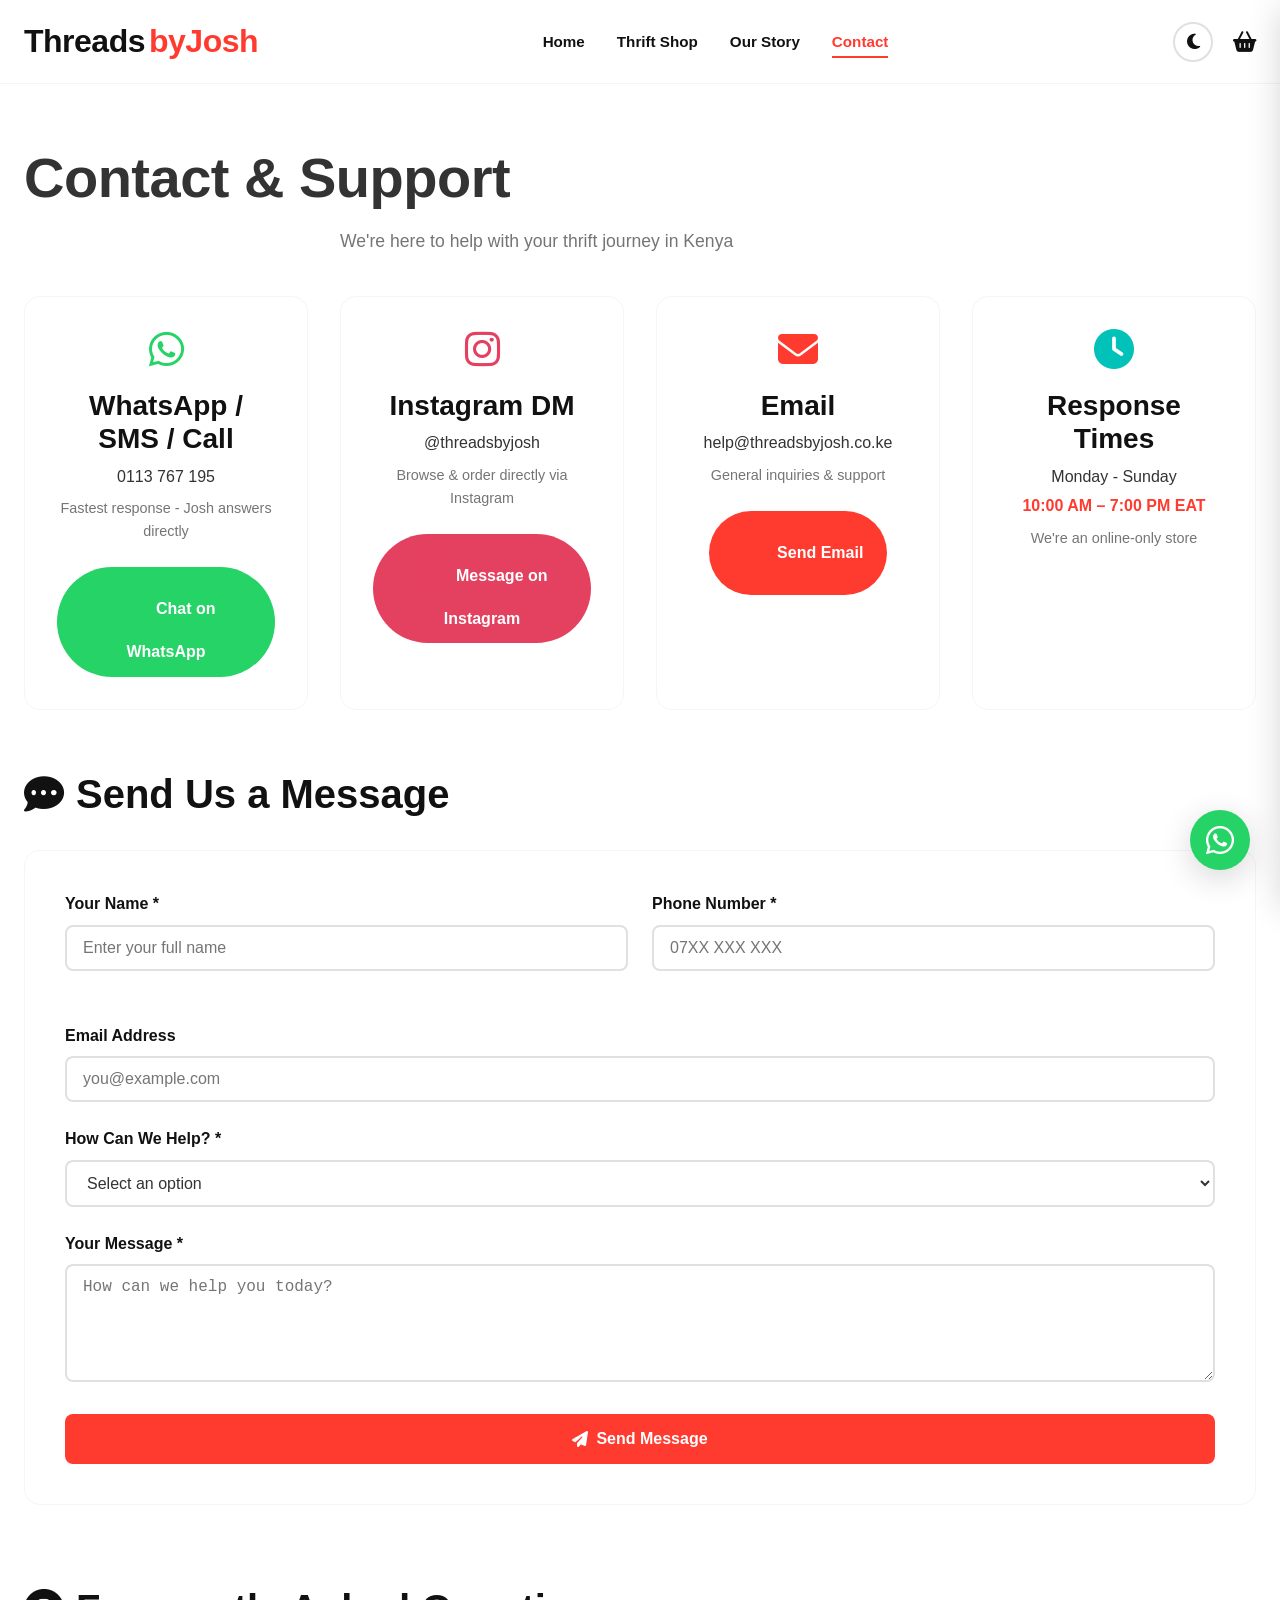
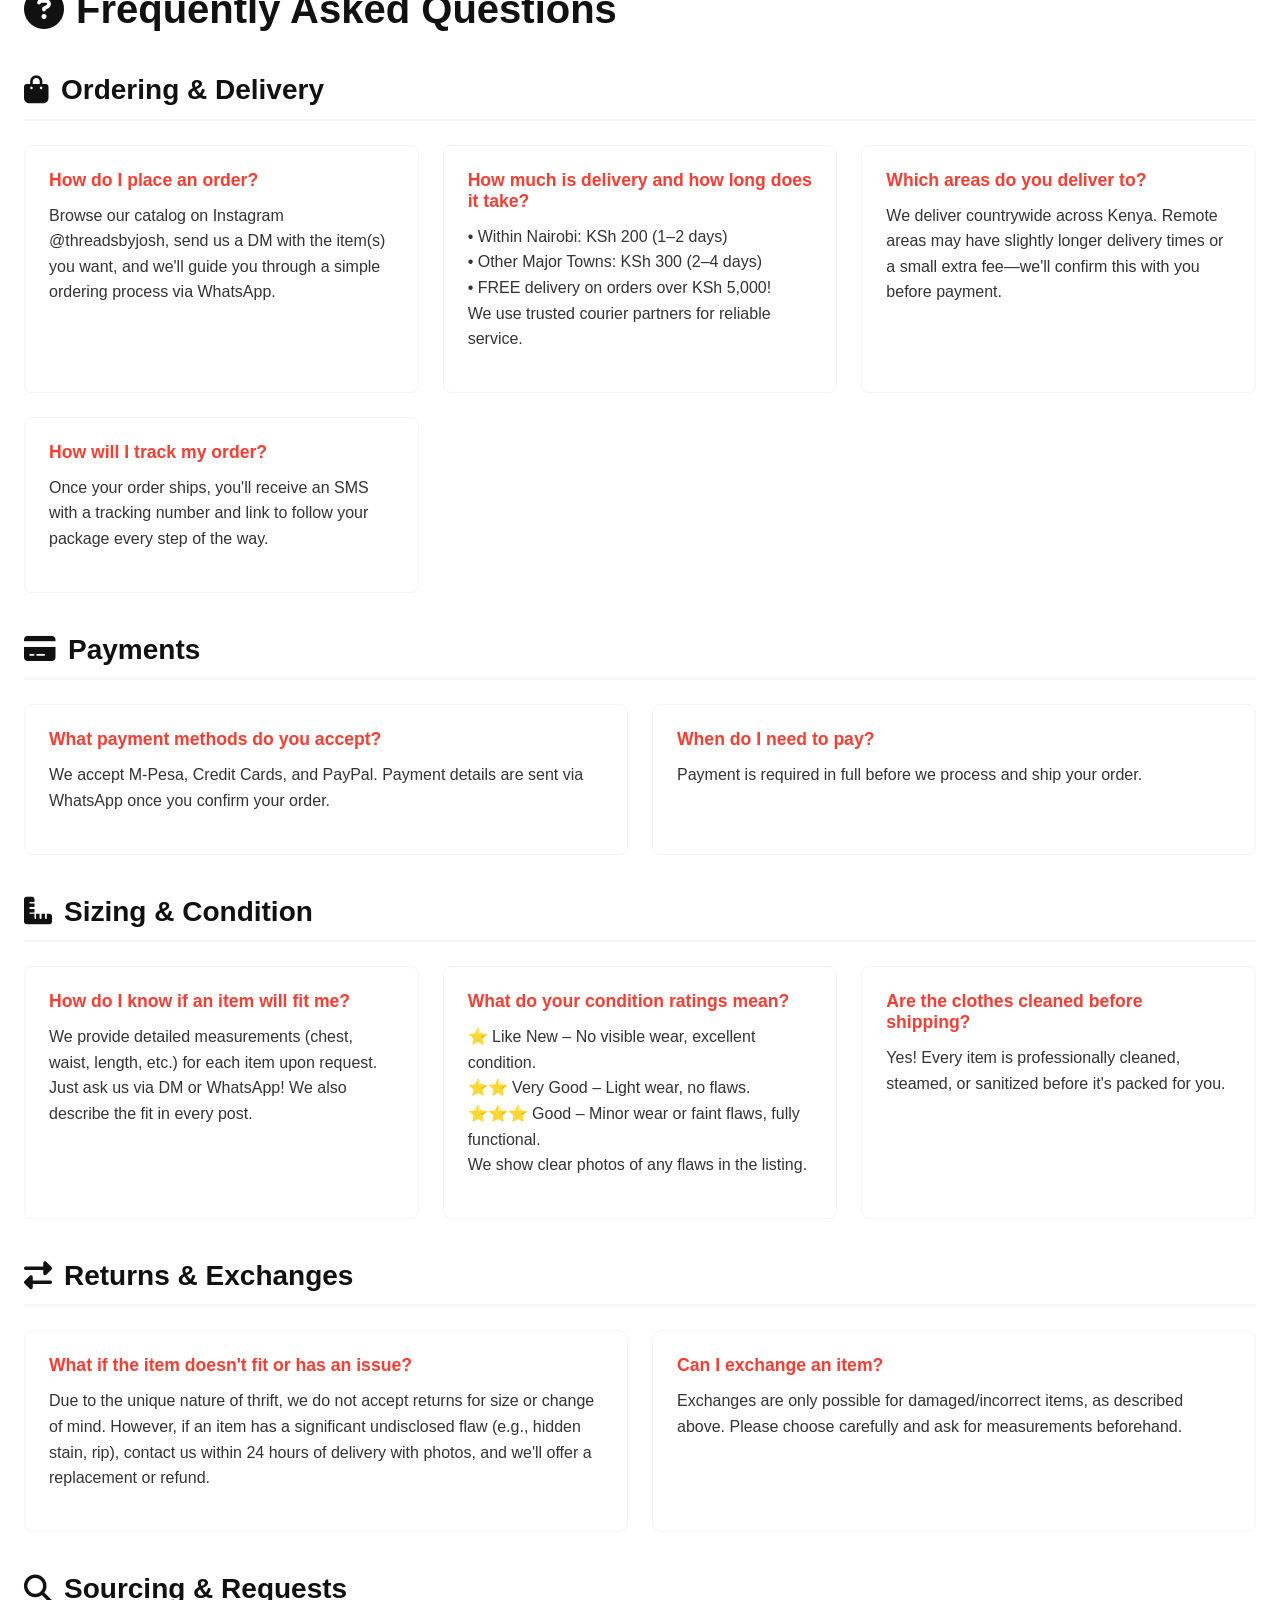
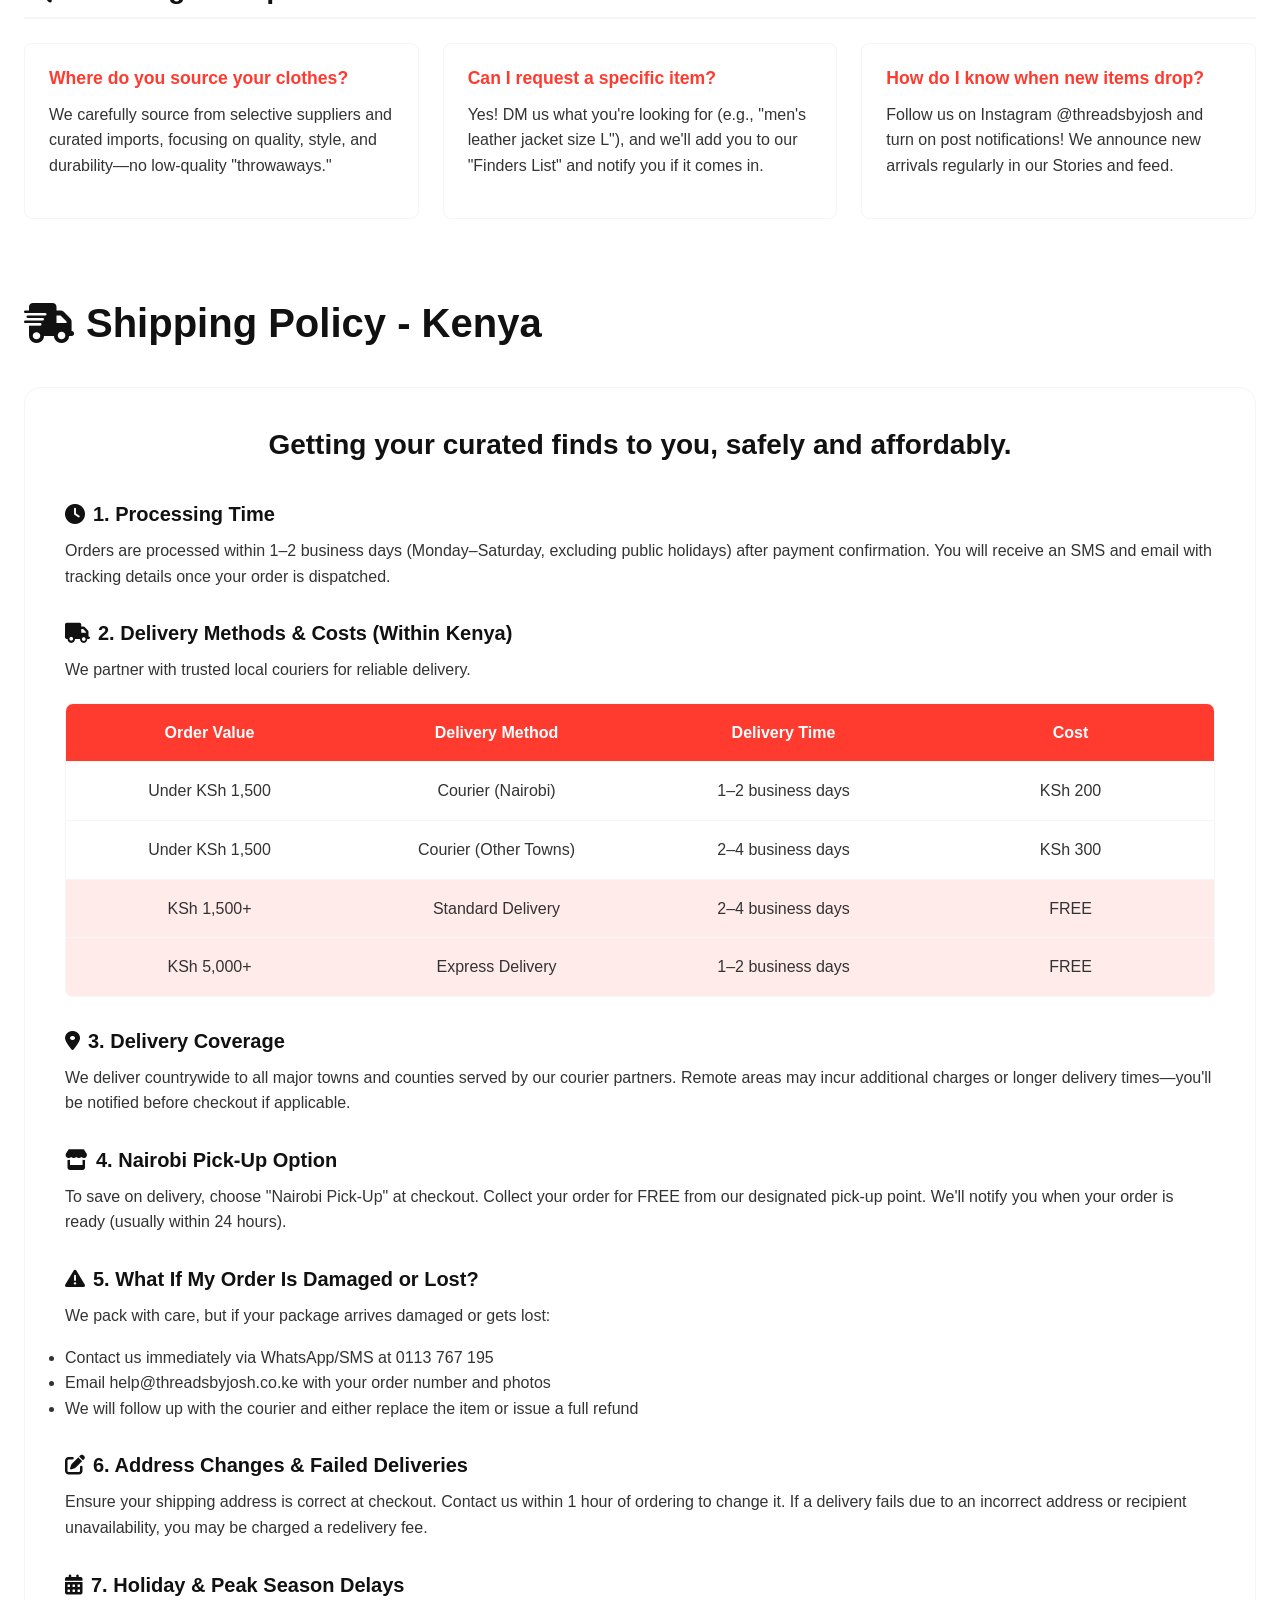
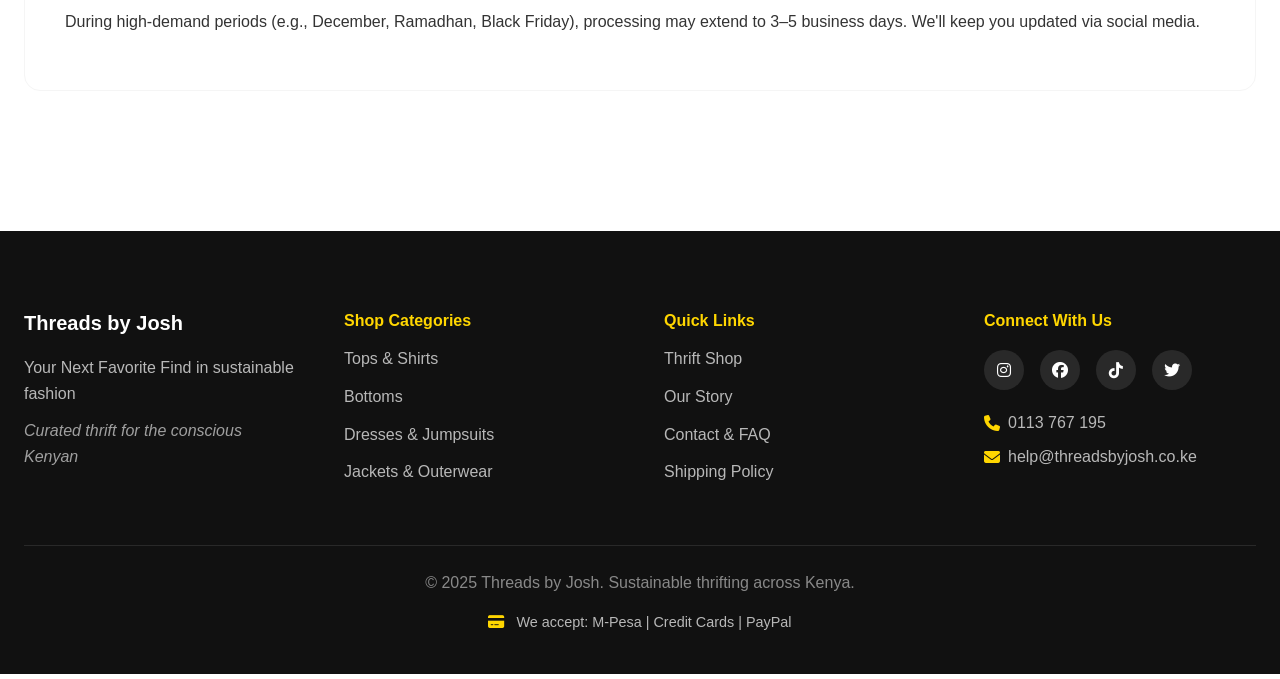
<file: contact.html>
<!DOCTYPE html>
<html lang="en">
<head>

    
    <!-- Add these favicon lines -->
    <link rel="apple-touch-icon" sizes="180x180" href="/apple-touch-icon.png">
    <link rel="icon" type="image/png" sizes="32x32" href="/favicon-32x32.png">
    <link rel="icon" type="image/png" sizes="16x16" href="/favicon-16x16.png">
    <link rel="manifest" href="/site.webmanifest">
    
    <!-- If you just have one logo file (simplest option) -->
    <link rel="shortcut icon" href="favicon.ico" type="image/x-icon">
    <link rel="icon" href="logo.png" type="image/png">
    
    <!-- Or for a simple SVG logo -->
    <link rel="icon" href="logo.svg" type="image/svg+xml">
    
    <!-- Your existing code continues... -->
    <meta charset="UTF-8">
    <meta name="viewport" content="width=device-width, initial-scale=1.0">
    <title>Threads by Josh | Sustainable Thrift Store Kenya</title>
    <!-- Rest of your head section -->

    <meta charset="UTF-8">
    <meta name="viewport" content="width=device-width, initial-scale=1.0">
    <title>Contact & FAQ | Threads by Josh - Kenya Thrift Store</title>
    <link rel="stylesheet" href="style.css">
    <link rel="stylesheet" href="https://cdnjs.cloudflare.com/ajax/libs/font-awesome/6.4.0/css/all.min.css">
    <link href="https://fonts.googleapis.com/css2?family=Quicksand:wght@400;500;600;700&family=Playfair+Display:wght@700;800&display=swap" rel="stylesheet">
</head>
<body>
    <header>
        <div class="container">
            <nav>
                <a href="index.html" class="logo">Threads<span>byJosh</span></a>
                <ul class="nav-links">
                    <li><a href="index.html">Home</a></li>
                    <li><a href="products.html">Thrift Shop</a></li>
                    <li><a href="about.html">Our Story</a></li>
                    <li><a href="contact.html" class="active">Contact</a></li>
                </ul>
                <div class="nav-icons">
                    <button id="themeToggle" class="theme-btn">
                        <i class="fas fa-moon"></i>
                    </button>
                    <div class="cart-icon">
                        <i class="fas fa-shopping-basket"></i>
                        <span class="cart-count">0</span>
                    </div>
                </div>
            </nav>
        </div>
    </header>

    <main class="contact-page">
        <div class="container">
            <h1>Contact & Support</h1>
            <p class="section-subtitle">We're here to help with your thrift journey in Kenya</p>

            <!-- Quick Contact Cards -->
            <div class="contact-quick">
                <div class="contact-card">
                    <i class="fab fa-whatsapp"></i>
                    <h3>WhatsApp / SMS / Call</h3>
                    <p>0113 767 195</p>
                    <p class="note">Fastest response - Josh answers directly</p>
                    <a href="https://wa.me/254113767195" class="whatsapp-btn" target="_blank">
                        <i class="fab fa-whatsapp"></i> Chat on WhatsApp
                    </a>
                </div>
                
                <div class="contact-card">
                    <i class="fab fa-instagram"></i>
                    <h3>Instagram DM</h3>
                    <p>@threadsbyjosh</p>
                    <p class="note">Browse & order directly via Instagram</p>
                    <a href="https://instagram.com/threadsbyjosh" class="instagram-btn" target="_blank">
                        <i class="fab fa-instagram"></i> Message on Instagram
                    </a>
                </div>
                
                <div class="contact-card">
                    <i class="fas fa-envelope"></i>
                    <h3>Email</h3>
                    <p>help@threadsbyjosh.co.ke</p>
                    <p class="note">General inquiries & support</p>
                    <a href="mailto:help@threadsbyjosh.co.ke" class="email-btn">
                        <i class="fas fa-envelope"></i> Send Email
                    </a>
                </div>
                
                <div class="contact-card">
                    <i class="fas fa-clock"></i>
                    <h3>Response Times</h3>
                    <p>Monday - Sunday</p>
                    <p class="hours">10:00 AM – 7:00 PM EAT</p>
                    <p class="note">We're an online-only store</p>
                </div>
            </div>

            <!-- Contact Form -->
            <div class="contact-form-section">
                <h2><i class="fas fa-comment-dots"></i> Send Us a Message</h2>
                <form id="contactForm" class="contact-form">
                    <div class="form-row">
                        <div class="form-group">
                            <label for="name">Your Name *</label>
                            <input type="text" id="name" name="name" placeholder="Enter your full name" required>
                            <span class="error-message" id="nameError"></span>
                        </div>

                        <div class="form-group">
                            <label for="phone">Phone Number *</label>
                            <input type="tel" id="phone" name="phone" placeholder="07XX XXX XXX" required>
                            <span class="error-message" id="phoneError"></span>
                        </div>
                    </div>

                    <div class="form-group">
                        <label for="email">Email Address</label>
                        <input type="email" id="email" name="email" placeholder="you@example.com">
                    </div>
                    
                    <div class="form-group">
                        <label for="subject">How Can We Help? *</label>
                        <select id="subject" name="subject" required>
                            <option value="">Select an option</option>
                            <option value="order">Order Inquiry</option>
                            <option value="sizing">Sizing Question</option>
                            <option value="item-request">Specific Item Request</option>
                            <option value="donation">Clothing Donation</option>
                            <option value="other">Other Question</option>
                        </select>
                    </div>

                    <div class="form-group">
                        <label for="message">Your Message *</label>
                        <textarea id="message" name="message" rows="5" placeholder="How can we help you today?" required></textarea>
                        <span class="error-message" id="messageError"></span>
                    </div>
                    
                    <button type="submit" class="btn submit-btn">
                        <i class="fas fa-paper-plane"></i> Send Message
                    </button>
                    
                    <div id="formSuccess" class="success-message"></div>
                </form>
            </div>

            <!-- FAQ Section -->
            <section class="faq-section" id="faq">
                <h2><i class="fas fa-question-circle"></i> Frequently Asked Questions</h2>
                
                <div class="faq-category">
                    <h3><i class="fas fa-shopping-bag"></i> Ordering & Delivery</h3>
                    <div class="faq-grid">
                        <div class="faq-item">
                            <h4>How do I place an order?</h4>
                            <p>Browse our catalog on Instagram @threadsbyjosh, send us a DM with the item(s) you want, and we'll guide you through a simple ordering process via WhatsApp.</p>
                        </div>
                        
                        <div class="faq-item">
                            <h4>How much is delivery and how long does it take?</h4>
                            <p>• Within Nairobi: KSh 200 (1–2 days)<br>
                               • Other Major Towns: KSh 300 (2–4 days)<br>
                               • FREE delivery on orders over KSh 5,000!<br>
                               We use trusted courier partners for reliable service.</p>
                        </div>
                        
                        <div class="faq-item">
                            <h4>Which areas do you deliver to?</h4>
                            <p>We deliver countrywide across Kenya. Remote areas may have slightly longer delivery times or a small extra fee—we'll confirm this with you before payment.</p>
                        </div>
                        
                        <div class="faq-item">
                            <h4>How will I track my order?</h4>
                            <p>Once your order ships, you'll receive an SMS with a tracking number and link to follow your package every step of the way.</p>
                        </div>
                    </div>
                </div>
                
                <div class="faq-category">
                    <h3><i class="fas fa-credit-card"></i> Payments</h3>
                    <div class="faq-grid">
                        <div class="faq-item">
                            <h4>What payment methods do you accept?</h4>
                            <p>We accept M-Pesa, Credit Cards, and PayPal. Payment details are sent via WhatsApp once you confirm your order.</p>
                        </div>
                        
                        <div class="faq-item">
                            <h4>When do I need to pay?</h4>
                            <p>Payment is required in full before we process and ship your order.</p>
                        </div>
                    </div>
                </div>
                
                <div class="faq-category">
                    <h3><i class="fas fa-ruler-combined"></i> Sizing & Condition</h3>
                    <div class="faq-grid">
                        <div class="faq-item">
                            <h4>How do I know if an item will fit me?</h4>
                            <p>We provide detailed measurements (chest, waist, length, etc.) for each item upon request. Just ask us via DM or WhatsApp! We also describe the fit in every post.</p>
                        </div>
                        
                        <div class="faq-item">
                            <h4>What do your condition ratings mean?</h4>
                            <p>⭐ Like New – No visible wear, excellent condition.<br>
                               ⭐⭐ Very Good – Light wear, no flaws.<br>
                               ⭐⭐⭐ Good – Minor wear or faint flaws, fully functional.<br>
                               We show clear photos of any flaws in the listing.</p>
                        </div>
                        
                        <div class="faq-item">
                            <h4>Are the clothes cleaned before shipping?</h4>
                            <p>Yes! Every item is professionally cleaned, steamed, or sanitized before it's packed for you.</p>
                        </div>
                    </div>
                </div>
                
                <div class="faq-category">
                    <h3><i class="fas fa-exchange-alt"></i> Returns & Exchanges</h3>
                    <div class="faq-grid">
                        <div class="faq-item">
                            <h4>What if the item doesn't fit or has an issue?</h4>
                            <p>Due to the unique nature of thrift, we do not accept returns for size or change of mind. However, if an item has a significant undisclosed flaw (e.g., hidden stain, rip), contact us within 24 hours of delivery with photos, and we'll offer a replacement or refund.</p>
                        </div>
                        
                        <div class="faq-item">
                            <h4>Can I exchange an item?</h4>
                            <p>Exchanges are only possible for damaged/incorrect items, as described above. Please choose carefully and ask for measurements beforehand.</p>
                        </div>
                    </div>
                </div>
                
                <div class="faq-category">
                    <h3><i class="fas fa-search"></i> Sourcing & Requests</h3>
                    <div class="faq-grid">
                        <div class="faq-item">
                            <h4>Where do you source your clothes?</h4>
                            <p>We carefully source from selective suppliers and curated imports, focusing on quality, style, and durability—no low-quality "throwaways."</p>
                        </div>
                        
                        <div class="faq-item">
                            <h4>Can I request a specific item?</h4>
                            <p>Yes! DM us what you're looking for (e.g., "men's leather jacket size L"), and we'll add you to our "Finders List" and notify you if it comes in.</p>
                        </div>
                        
                        <div class="faq-item">
                            <h4>How do I know when new items drop?</h4>
                            <p>Follow us on Instagram @threadsbyjosh and turn on post notifications! We announce new arrivals regularly in our Stories and feed.</p>
                        </div>
                    </div>
                </div>
            </section>

            <!-- Shipping Policy -->
            <section class="shipping-policy" id="shipping">
                <h2><i class="fas fa-shipping-fast"></i> Shipping Policy - Kenya</h2>
                <div class="policy-card">
                    <h3>Getting your curated finds to you, safely and affordably.</h3>
                    
                    <div class="policy-section">
                        <h4><i class="fas fa-clock"></i> 1. Processing Time</h4>
                        <p>Orders are processed within 1–2 business days (Monday–Saturday, excluding public holidays) after payment confirmation. You will receive an SMS and email with tracking details once your order is dispatched.</p>
                    </div>
                    
                    <div class="policy-section">
                        <h4><i class="fas fa-truck"></i> 2. Delivery Methods & Costs (Within Kenya)</h4>
                        <p>We partner with trusted local couriers for reliable delivery.</p>
                        <div class="shipping-table">
                            <div class="table-row header">
                                <div class="table-cell">Order Value</div>
                                <div class="table-cell">Delivery Method</div>
                                <div class="table-cell">Delivery Time</div>
                                <div class="table-cell">Cost</div>
                            </div>
                            <div class="table-row">
                                <div class="table-cell">Under KSh 1,500</div>
                                <div class="table-cell">Courier (Nairobi)</div>
                                <div class="table-cell">1–2 business days</div>
                                <div class="table-cell">KSh 200</div>
                            </div>
                            <div class="table-row">
                                <div class="table-cell">Under KSh 1,500</div>
                                <div class="table-cell">Courier (Other Towns)</div>
                                <div class="table-cell">2–4 business days</div>
                                <div class="table-cell">KSh 300</div>
                            </div>
                            <div class="table-row highlight">
                                <div class="table-cell">KSh 1,500+</div>
                                <div class="table-cell">Standard Delivery</div>
                                <div class="table-cell">2–4 business days</div>
                                <div class="table-cell">FREE</div>
                            </div>
                            <div class="table-row highlight">
                                <div class="table-cell">KSh 5,000+</div>
                                <div class="table-cell">Express Delivery</div>
                                <div class="table-cell">1–2 business days</div>
                                <div class="table-cell">FREE</div>
                            </div>
                        </div>
                    </div>
                    
                    <div class="policy-section">
                        <h4><i class="fas fa-map-marker-alt"></i> 3. Delivery Coverage</h4>
                        <p>We deliver countrywide to all major towns and counties served by our courier partners. Remote areas may incur additional charges or longer delivery times—you'll be notified before checkout if applicable.</p>
                    </div>
                    
                    <div class="policy-section">
                        <h4><i class="fas fa-store"></i> 4. Nairobi Pick-Up Option</h4>
                        <p>To save on delivery, choose "Nairobi Pick-Up" at checkout. Collect your order for FREE from our designated pick-up point. We'll notify you when your order is ready (usually within 24 hours).</p>
                    </div>
                    
                    <div class="policy-section">
                        <h4><i class="fas fa-exclamation-triangle"></i> 5. What If My Order Is Damaged or Lost?</h4>
                        <p>We pack with care, but if your package arrives damaged or gets lost:</p>
                        <ul>
                            <li>Contact us immediately via WhatsApp/SMS at 0113 767 195</li>
                            <li>Email help@threadsbyjosh.co.ke with your order number and photos</li>
                            <li>We will follow up with the courier and either replace the item or issue a full refund</li>
                        </ul>
                    </div>
                    
                    <div class="policy-section">
                        <h4><i class="fas fa-edit"></i> 6. Address Changes & Failed Deliveries</h4>
                        <p>Ensure your shipping address is correct at checkout. Contact us within 1 hour of ordering to change it. If a delivery fails due to an incorrect address or recipient unavailability, you may be charged a redelivery fee.</p>
                    </div>
                    
                    <div class="policy-section">
                        <h4><i class="fas fa-calendar-alt"></i> 7. Holiday & Peak Season Delays</h4>
                        <p>During high-demand periods (e.g., December, Ramadhan, Black Friday), processing may extend to 3–5 business days. We'll keep you updated via social media.</p>
                    </div>
                </div>
            </section>
        </div>
    </main>

    <footer>
        <div class="container">
            <div class="footer-content">
                <div class="footer-section">
                    <h3>Threads by Josh</h3>
                    <p>Your Next Favorite Find in sustainable fashion</p>
                    <p class="footer-tagline">Curated thrift for the conscious Kenyan</p>
                </div>
                <div class="footer-section">
                    <h4>Shop Categories</h4>
                    <a href="products.html?category=tops">Tops & Shirts</a>
                    <a href="products.html?category=bottoms">Bottoms</a>
                    <a href="products.html?category=dresses">Dresses & Jumpsuits</a>
                    <a href="products.html?category=jackets">Jackets & Outerwear</a>
                </div>
                <div class="footer-section">
                    <h4>Quick Links</h4>
                    <a href="products.html">Thrift Shop</a>
                    <a href="about.html">Our Story</a>
                    <a href="contact.html">Contact & FAQ</a>
                    <a href="contact.html#shipping">Shipping Policy</a>
                </div>
                <div class="footer-section">
                    <h4>Connect With Us</h4>
                    <div class="social-icons">
                        <a href="https://instagram.com/threadsbyjosh" target="_blank" aria-label="Instagram"><i class="fab fa-instagram"></i></a>
                        <a href="https://facebook.com/threadsbyjosh" target="_blank" aria-label="Facebook"><i class="fab fa-facebook"></i></a>
                        <a href="https://tiktok.com/@threadsbyjosh" target="_blank" aria-label="TikTok"><i class="fab fa-tiktok"></i></a>
                        <a href="https://x.com/threadsbyjosh" target="_blank" aria-label="X/Twitter"><i class="fab fa-twitter"></i></a>
                    </div>
                    <div class="contact-info">
                        <p><i class="fas fa-phone"></i> 0113 767 195</p>
                        <p><i class="fas fa-envelope"></i> help@threadsbyjosh.co.ke</p>
                    </div>
                </div>
            </div>
            <p class="copyright">&copy; 2025 Threads by Josh. Sustainable thrifting across Kenya.</p>
            <p class="payment-methods">
                <i class="fas fa-credit-card"></i> We accept: M-Pesa | Credit Cards | PayPal
            </p>
        </div>
    </footer>

    <!-- Cart Sidebar -->
    <div class="cart-sidebar">
        <div class="cart-header">
            <h3><i class="fas fa-basket-shopping"></i> Your Thrift Basket</h3>
            <button class="close-cart">&times;</button>
        </div>
        <div class="cart-items">
            <!-- Cart items will be added here -->
        </div>
        <div class="cart-total">
            <p>Total: KSh <span id="cartTotal">0</span></p>
            <button class="checkout-btn">Proceed to Checkout</button>
            <p class="shipping-note">Free delivery on orders over KSh 5,000</p>
        </div>
    </div>
    <div class="cart-overlay"></div>

    <!-- WhatsApp Float Button -->
    <a href="https://wa.me/254113767195?text=Hello%20Threads%20by%20Josh!%20I%20have%20a%20question%20about%20your%20thrift%20store." 
       class="whatsapp-float" 
       target="_blank" 
       aria-label="Chat on WhatsApp">
        <i class="fab fa-whatsapp"></i>
    </a>

    <script src="script.js"></script>
</body>
</html>

<link rel="icon" href="logo.png" type="image/png">
</file>
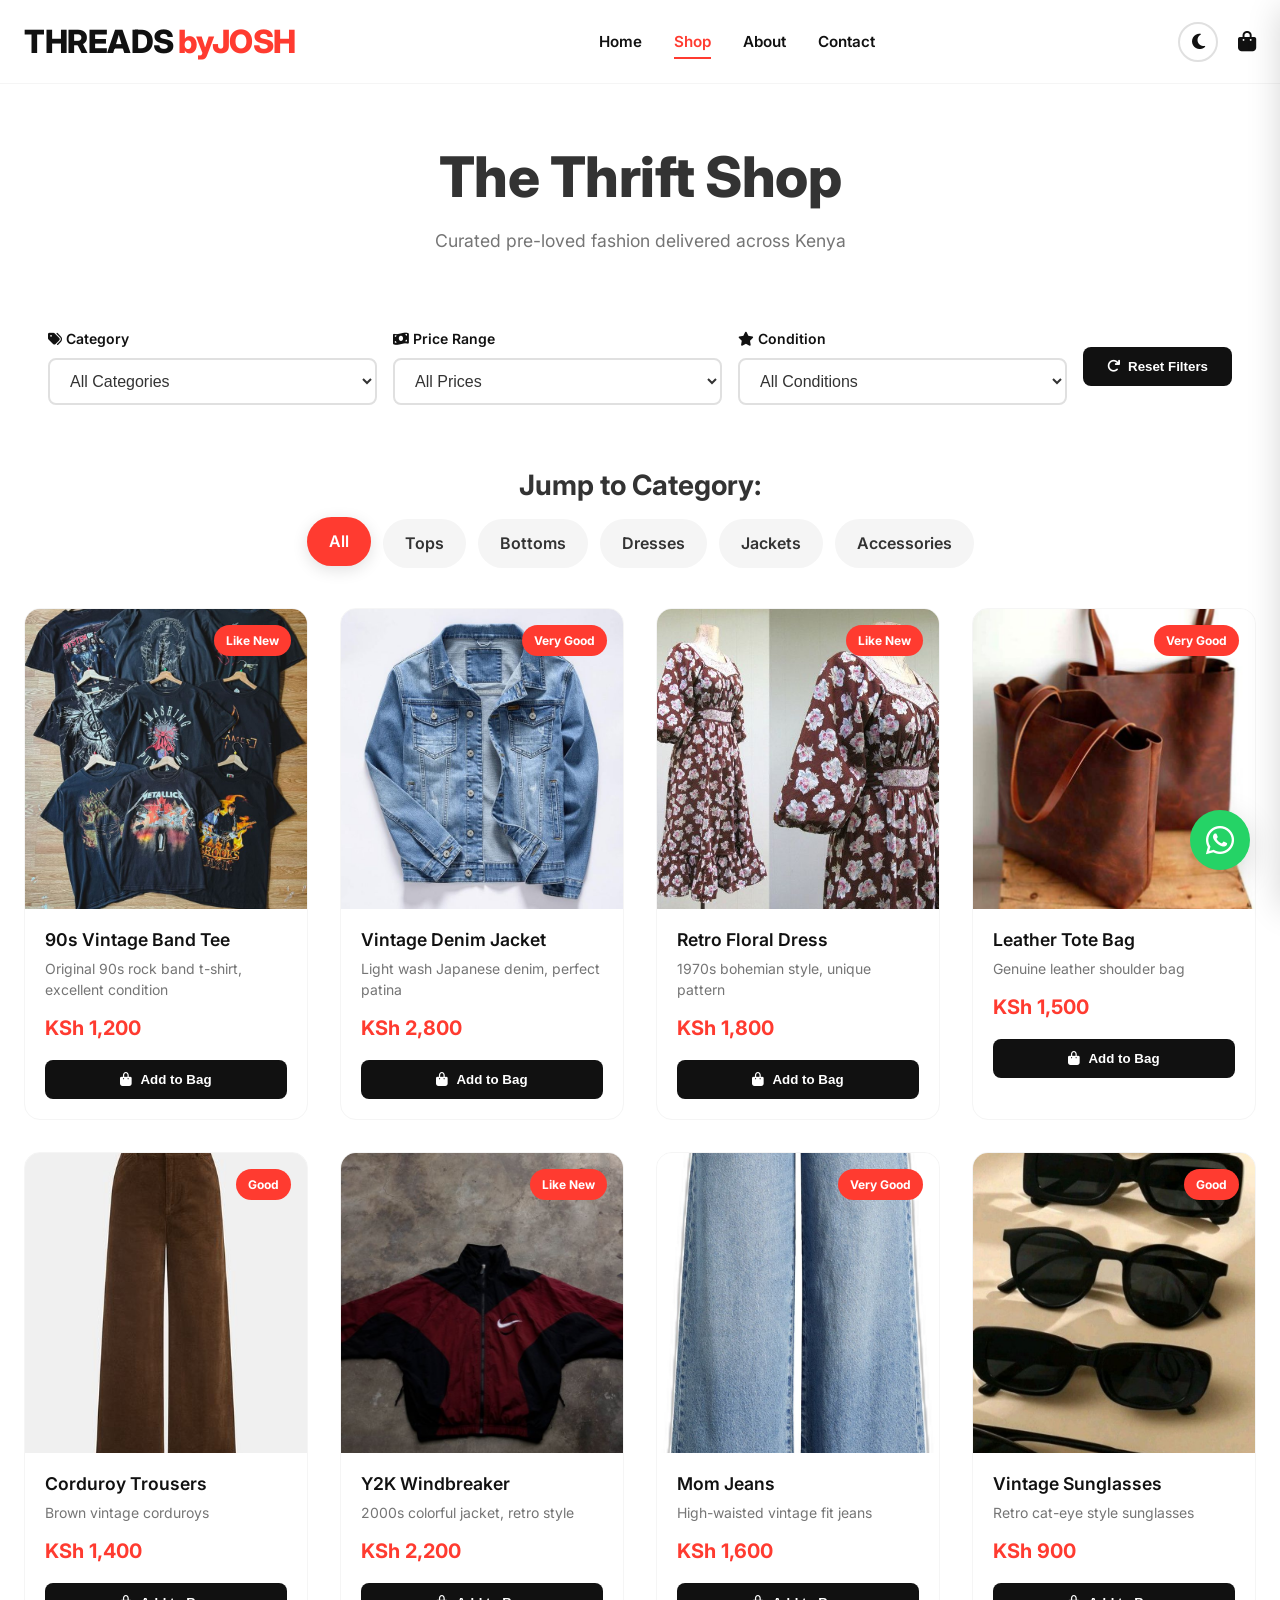
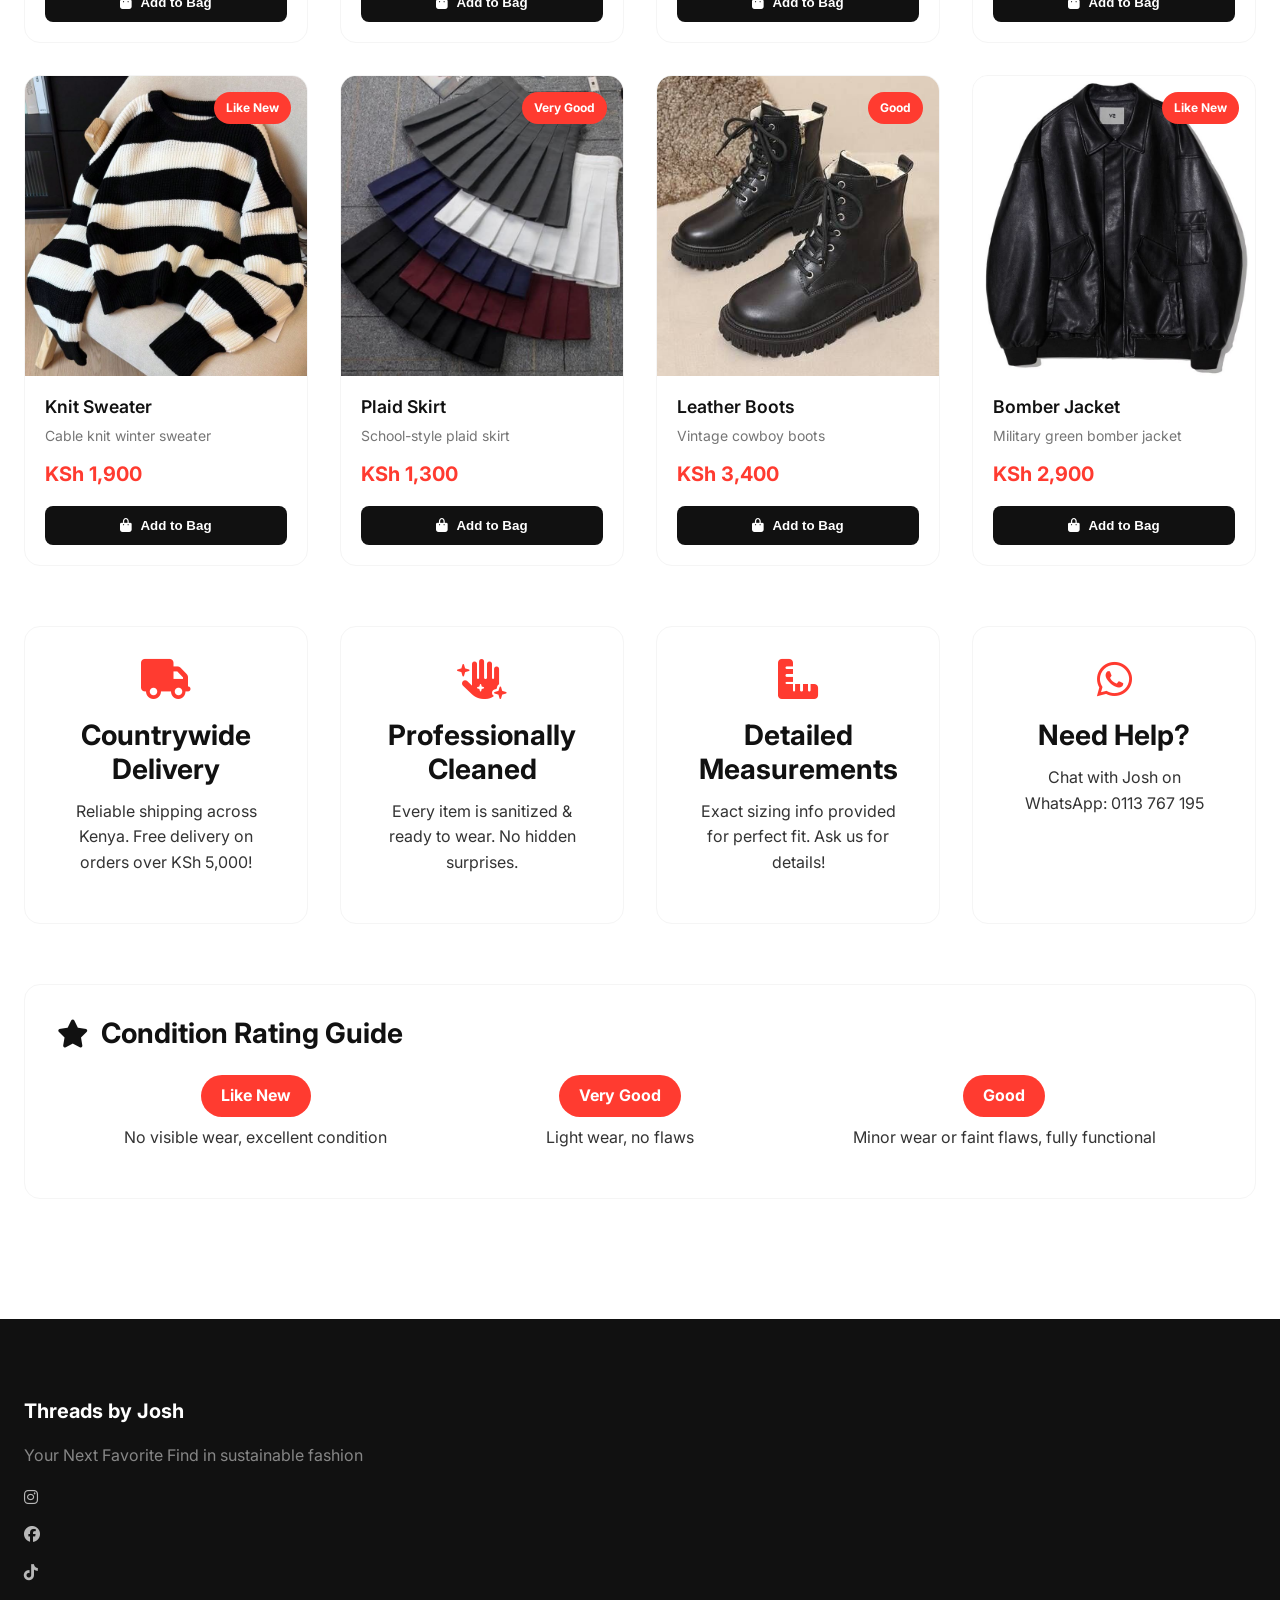
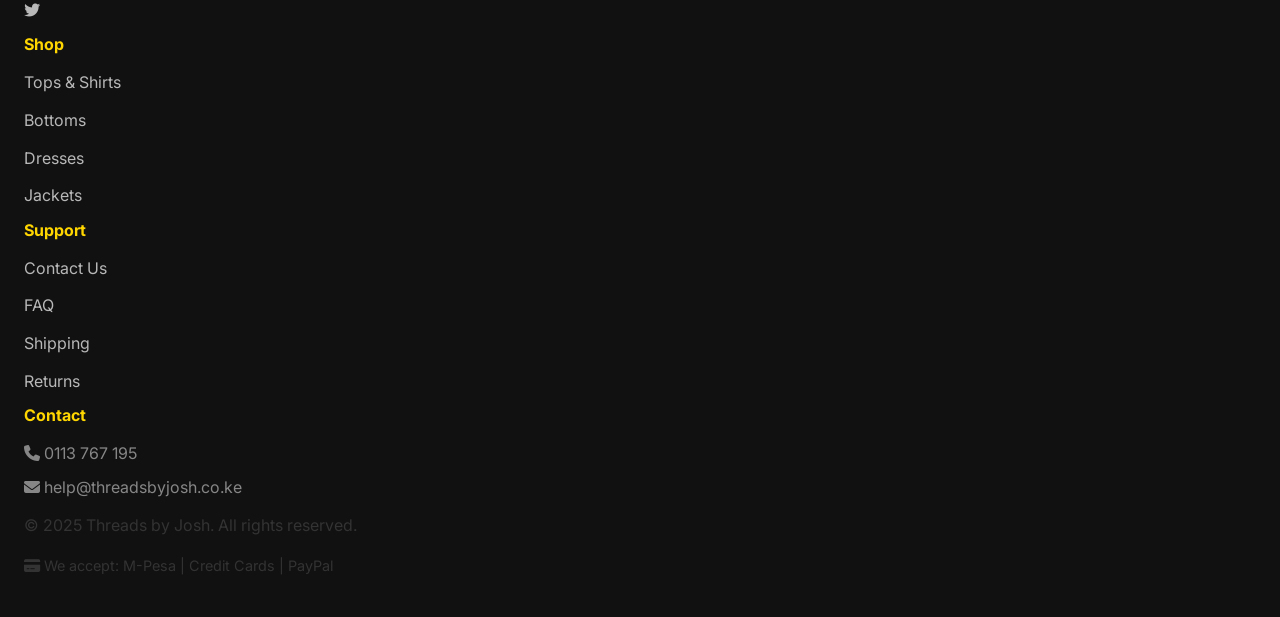
<file: products.html>
<!DOCTYPE html>
<html lang="en">
<head>

    
    <!-- Add these favicon lines -->
    <link rel="apple-touch-icon" sizes="180x180" href="/apple-touch-icon.png">
    <link rel="icon" type="image/png" sizes="32x32" href="/favicon-32x32.png">
    <link rel="icon" type="image/png" sizes="16x16" href="/favicon-16x16.png">
    <link rel="manifest" href="/site.webmanifest">
    
    <!-- If you just have one logo file (simplest option) -->
    <link rel="shortcut icon" href="favicon.ico" type="image/x-icon">
    <link rel="icon" href="logo.png" type="image/png">
    
    <!-- Or for a simple SVG logo -->
    <link rel="icon" href="logo.svg" type="image/svg+xml">
    
    <!-- Your existing code continues... -->
    <meta charset="UTF-8">
    <meta name="viewport" content="width=device-width, initial-scale=1.0">
    <title>Threads by Josh | Sustainable Thrift Store Kenya</title>
    <!-- Rest of your head section -->

    <meta charset="UTF-8">
    <meta name="viewport" content="width=device-width, initial-scale=1.0">
    <title>Shop | Threads by Josh - Sustainable Fashion Kenya</title>
    <link rel="stylesheet" href="style.css">
    <link rel="stylesheet" href="https://cdnjs.cloudflare.com/ajax/libs/font-awesome/6.4.0/css/all.min.css">
    <link href="https://fonts.googleapis.com/css2?family=Inter:wght@300;400;500;600;700;800&display=swap" rel="stylesheet">
</head>
<body>
    <header>
        <div class="container">
            <nav>
                <a href="index.html" class="logo">THREADS<span>byJOSH</span></a>
                <ul class="nav-links">
                    <li><a href="index.html">Home</a></li>
                    <li><a href="products.html" class="active">Shop</a></li>
                    <li><a href="about.html">About</a></li>
                    <li><a href="contact.html">Contact</a></li>
                </ul>
                <div class="nav-icons">
                    <button id="themeToggle" class="theme-btn">
                        <i class="fas fa-moon"></i>
                    </button>
                    <div class="cart-icon">
                        <i class="fas fa-shopping-bag"></i>
                        <span class="cart-count">0</span>
                    </div>
                </div>
            </nav>
        </div>
    </header>

    <main class="products-page">
        <div class="container">
            <div class="section-header">
                <h1>The Thrift Shop</h1>
                <p class="section-subtitle">Curated pre-loved fashion delivered across Kenya</p>
            </div>
            
            <!-- Filter Section -->
            <div class="filter-section">
                <div class="filter-group">
                    <label for="categoryFilter"><i class="fas fa-tags"></i> Category</label>
                    <select id="categoryFilter">
                        <option value="all">All Categories</option>
                        <option value="tops">Tops & Shirts</option>
                        <option value="bottoms">Bottoms</option>
                        <option value="dresses">Dresses & Jumpsuits</option>
                        <option value="jackets">Jackets & Outerwear</option>
                        <option value="accessories">Accessories</option>
                    </select>
                </div>
                
                <div class="filter-group">
                    <label for="priceFilter"><i class="fas fa-money-bill-wave"></i> Price Range</label>
                    <select id="priceFilter">
                        <option value="all">All Prices</option>
                        <option value="under1000">Under KSh 1,000</option>
                        <option value="1000-2500">KSh 1,000 - 2,500</option>
                        <option value="over2500">Over KSh 2,500</option>
                    </select>
                </div>
                
                <div class="filter-group">
                    <label for="conditionFilter"><i class="fas fa-star"></i> Condition</label>
                    <select id="conditionFilter">
                        <option value="all">All Conditions</option>
                        <option value="Like New">Like New</option>
                        <option value="Very Good">Very Good</option>
                        <option value="Good">Good</option>
                    </select>
                </div>
                
                <button class="btn filter-btn" id="resetFilters">
                    <i class="fas fa-redo"></i> Reset Filters
                </button>
            </div>

            <!-- Quick Categories -->
            <div class="quick-categories">
                <h3 style="text-align: center; margin: 2rem 0 1rem;">Jump to Category:</h3>
                <div class="category-chips">
                    <span class="category-chip active" data-category="all">All</span>
                    <span class="category-chip" data-category="tops">Tops</span>
                    <span class="category-chip" data-category="bottoms">Bottoms</span>
                    <span class="category-chip" data-category="dresses">Dresses</span>
                    <span class="category-chip" data-category="jackets">Jackets</span>
                    <span class="category-chip" data-category="accessories">Accessories</span>
                </div>
            </div>

            <!-- Products Grid -->
            <div class="products-grid full-grid">
                <!-- Product 1 -->
                <div class="product-card" data-category="tops" data-condition="Like New" data-price="1200">
                    <div class="product-image" style="background-image: url('images/products/90s-band-tee.jpg');">
                        <span class="product-badge">Like New</span>
                    </div>
                    <div class="product-content">
                        <h3 class="product-title">90s Vintage Band Tee</h3>
                        <p class="product-description">Original 90s rock band t-shirt, excellent condition</p>
                        <div class="product-price">KSh 1,200</div>
                        <button class="add-to-cart" data-id="1">
                            <i class="fas fa-shopping-bag"></i> Add to Bag
                        </button>
                    </div>
                </div>
                
                <!-- Product 2 -->
                <div class="product-card" data-category="jackets" data-condition="Very Good" data-price="2800">
                    <div class="product-image" style="background-image: url('images/products/vintage-denim-jacket.jpg');">
                        <span class="product-badge">Very Good</span>
                    </div>
                    <div class="product-content">
                        <h3 class="product-title">Vintage Denim Jacket</h3>
                        <p class="product-description">Light wash Japanese denim, perfect patina</p>
                        <div class="product-price">KSh 2,800</div>
                        <button class="add-to-cart" data-id="2">
                            <i class="fas fa-shopping-bag"></i> Add to Bag
                        </button>
                    </div>
                </div>
                
                <!-- Product 3 -->
                <div class="product-card" data-category="dresses" data-condition="Like New" data-price="1800">
                    <div class="product-image" style="background-image: url('images/products/retro-floral-dress.jpg');">
                        <span class="product-badge">Like New</span>
                    </div>
                    <div class="product-content">
                        <h3 class="product-title">Retro Floral Dress</h3>
                        <p class="product-description">1970s bohemian style, unique pattern</p>
                        <div class="product-price">KSh 1,800</div>
                        <button class="add-to-cart" data-id="3">
                            <i class="fas fa-shopping-bag"></i> Add to Bag
                        </button>
                    </div>
                </div>
                
                <!-- Product 4 -->
                <div class="product-card" data-category="accessories" data-condition="Very Good" data-price="1500">
                    <div class="product-image" style="background-image: url('images/products/leather-tote-bag.jpg');">
                        <span class="product-badge">Very Good</span>
                    </div>
                    <div class="product-content">
                        <h3 class="product-title">Leather Tote Bag</h3>
                        <p class="product-description">Genuine leather shoulder bag, spacious</p>
                        <div class="product-price">KSh 1,500</div>
                        <button class="add-to-cart" data-id="4">
                            <i class="fas fa-shopping-bag"></i> Add to Bag
                        </button>
                    </div>
                </div>
                
                <!-- Product 5 -->
                <div class="product-card" data-category="bottoms" data-condition="Good" data-price="1400">
                    <div class="product-image" style="background-image: url('images/products/corduroy-trousers.jpg');">
                        <span class="product-badge">Good</span>
                    </div>
                    <div class="product-content">
                        <h3 class="product-title">Corduroy Trousers</h3>
                        <p class="product-description">Brown vintage corduroys, comfortable fit</p>
                        <div class="product-price">KSh 1,400</div>
                        <button class="add-to-cart" data-id="5">
                            <i class="fas fa-shopping-bag"></i> Add to Bag
                        </button>
                    </div>
                </div>
                
                <!-- Product 6 -->
                <div class="product-card" data-category="jackets" data-condition="Like New" data-price="2200">
                    <div class="product-image" style="background-image: url('images/products/y2k-windbreaker.jpg');">
                        <span class="product-badge">Like New</span>
                    </div>
                    <div class="product-content">
                        <h3 class="product-title">Y2K Windbreaker</h3>
                        <p class="product-description">2000s colorful jacket, retro style</p>
                        <div class="product-price">KSh 2,200</div>
                        <button class="add-to-cart" data-id="6">
                            <i class="fas fa-shopping-bag"></i> Add to Bag
                        </button>
                    </div>
                </div>
                
                <!-- Product 7 -->
                <div class="product-card" data-category="bottoms" data-condition="Very Good" data-price="1600">
                    <div class="product-image" style="background-image: url('images/products/mom-jeans.jpg');">
                        <span class="product-badge">Very Good</span>
                    </div>
                    <div class="product-content">
                        <h3 class="product-title">Mom Jeans</h3>
                        <p class="product-description">High-waisted vintage fit jeans</p>
                        <div class="product-price">KSh 1,600</div>
                        <button class="add-to-cart" data-id="7">
                            <i class="fas fa-shopping-bag"></i> Add to Bag
                        </button>
                    </div>
                </div>
                
                <!-- Product 8 -->
                <div class="product-card" data-category="accessories" data-condition="Good" data-price="900">
                    <div class="product-image" style="background-image: url('images/products/vintage-sunglasses.jpg');">
                        <span class="product-badge">Good</span>
                    </div>
                    <div class="product-content">
                        <h3 class="product-title">Vintage Sunglasses</h3>
                        <p class="product-description">Retro cat-eye style sunglasses</p>
                        <div class="product-price">KSh 900</div>
                        <button class="add-to-cart" data-id="8">
                            <i class="fas fa-shopping-bag"></i> Add to Bag
                        </button>
                    </div>
                </div>
                
                <!-- Product 9 -->
                <div class="product-card" data-category="tops" data-condition="Like New" data-price="1900">
                    <div class="product-image" style="background-image: url('images/products/knit-sweater.jpg');">
                        <span class="product-badge">Like New</span>
                    </div>
                    <div class="product-content">
                        <h3 class="product-title">Knit Sweater</h3>
                        <p class="product-description">Cable knit winter sweater, warm and cozy</p>
                        <div class="product-price">KSh 1,900</div>
                        <button class="add-to-cart" data-id="9">
                            <i class="fas fa-shopping-bag"></i> Add to Bag
                        </button>
                    </div>
                </div>
                
                <!-- Product 10 -->
                <div class="product-card" data-category="bottoms" data-condition="Very Good" data-price="1300">
                    <div class="product-image" style="background-image: url('images/products/plaid-skirt.jpg');">
                        <span class="product-badge">Very Good</span>
                    </div>
                    <div class="product-content">
                        <h3 class="product-title">Plaid Skirt</h3>
                        <p class="product-description">School-style plaid skirt, vintage look</p>
                        <div class="product-price">KSh 1,300</div>
                        <button class="add-to-cart" data-id="10">
                            <i class="fas fa-shopping-bag"></i> Add to Bag
                        </button>
                    </div>
                </div>
                
                <!-- Product 11 -->
                <div class="product-card" data-category="accessories" data-condition="Good" data-price="3400">
                    <div class="product-image" style="background-image: url('images/products/leather-boots.jpg');">
                        <span class="product-badge">Good</span>
                    </div>
                    <div class="product-content">
                        <h3 class="product-title">Leather Boots</h3>
                        <p class="product-description">Vintage cowboy boots, authentic style</p>
                        <div class="product-price">KSh 3,400</div>
                        <button class="add-to-cart" data-id="11">
                            <i class="fas fa-shopping-bag"></i> Add to Bag
                        </button>
                    </div>
                </div>
                
                <!-- Product 12 -->
                <div class="product-card" data-category="jackets" data-condition="Like New" data-price="2900">
                    <div class="product-image" style="background-image: url('images/products/bomber-jacket.jpg');">
                        <span class="product-badge">Like New</span>
                    </div>
                    <div class="product-content">
                        <h3 class="product-title">Bomber Jacket</h3>
                        <p class="product-description">Military green bomber jacket, classic style</p>
                        <div class="product-price">KSh 2,900</div>
                        <button class="add-to-cart" data-id="12">
                            <i class="fas fa-shopping-bag"></i> Add to Bag
                        </button>
                    </div>
                </div>
            </div>
            
            <!-- Shopping Info -->
            <div class="shopping-info">
                <div class="info-card">
                    <i class="fas fa-truck"></i>
                    <h3>Countrywide Delivery</h3>
                    <p>Reliable shipping across Kenya. Free delivery on orders over KSh 5,000!</p>
                </div>
                <div class="info-card">
                    <i class="fas fa-hand-sparkles"></i>
                    <h3>Professionally Cleaned</h3>
                    <p>Every item is sanitized & ready to wear. No hidden surprises.</p>
                </div>
                <div class="info-card">
                    <i class="fas fa-ruler-combined"></i>
                    <h3>Detailed Measurements</h3>
                    <p>Exact sizing info provided for perfect fit. Ask us for details!</p>
                </div>
                <div class="info-card">
                    <i class="fab fa-whatsapp"></i>
                    <h3>Need Help?</h3>
                    <p>Chat with Josh on WhatsApp: 0113 767 195</p>
                </div>
            </div>
            
            <!-- Condition Guide -->
            <div class="condition-guide">
                <h3><i class="fas fa-star"></i> Condition Rating Guide</h3>
                <div class="condition-items">
                    <div class="condition-item">
                        <span class="condition-badge">Like New</span>
                        <p>No visible wear, excellent condition</p>
                    </div>
                    <div class="condition-item">
                        <span class="condition-badge">Very Good</span>
                        <p>Light wear, no flaws</p>
                    </div>
                    <div class="condition-item">
                        <span class="condition-badge">Good</span>
                        <p>Minor wear or faint flaws, fully functional</p>
                    </div>
                </div>
            </div>
        </div>
    </main>

    <footer>
        <div class="container">
            <div class="footer-grid">
                <div class="footer-section">
                    <h3>Threads by Josh</h3>
                    <p style="margin: 1rem 0; opacity: 0.7;">Your Next Favorite Find in sustainable fashion</p>
                    <div class="social-links">
                        <a href="https://instagram.com/threadsbyjosh" class="social-link">
                            <i class="fab fa-instagram"></i>
                        </a>
                        <a href="https://facebook.com/threadsbyjosh" class="social-link">
                            <i class="fab fa-facebook"></i>
                        </a>
                        <a href="https://tiktok.com/@threadsbyjosh" class="social-link">
                            <i class="fab fa-tiktok"></i>
                        </a>
                        <a href="https://x.com/threadsbyjosh" class="social-link">
                            <i class="fab fa-twitter"></i>
                        </a>
                    </div>
                </div>
                
                <div class="footer-section">
                    <h4>Shop</h4>
                    <a href="products.html?category=tops">Tops & Shirts</a>
                    <a href="products.html?category=bottoms">Bottoms</a>
                    <a href="products.html?category=dresses">Dresses</a>
                    <a href="products.html?category=jackets">Jackets</a>
                </div>
                
                <div class="footer-section">
                    <h4>Support</h4>
                    <a href="contact.html">Contact Us</a>
                    <a href="contact.html#faq">FAQ</a>
                    <a href="contact.html#shipping">Shipping</a>
                    <a href="#">Returns</a>
                </div>
                
                <div class="footer-section">
                    <h4>Contact</h4>
                    <p style="margin-bottom: 0.5rem; opacity: 0.7;">
                        <i class="fas fa-phone"></i> 0113 767 195
                    </p>
                    <p style="opacity: 0.7;">
                        <i class="fas fa-envelope"></i> help@threadsbyjosh.co.ke
                    </p>
                </div>
            </div>
            
            <div class="footer-bottom">
                <p>&copy; 2025 Threads by Josh. All rights reserved.</p>
                <p style="margin-top: 0.5rem; font-size: 0.9rem;">
                    <i class="fas fa-credit-card"></i> We accept: M-Pesa | Credit Cards | PayPal
                </p>
            </div>
        </div>
    </footer>

    <!-- Cart Sidebar -->
    <div class="cart-sidebar">
        <div class="cart-header">
            <h3>Your Bag</h3>
            <button class="close-cart">
                <i class="fas fa-times"></i>
            </button>
        </div>
        <div class="cart-items">
            <!-- Cart items will be added here -->
        </div>
        <div class="cart-total">
            <h4>Total: KSh <span id="cartTotal">0</span></h4>
            <button class="checkout-btn">Proceed to Checkout</button>
            <p style="margin-top: 1rem; font-size: 0.9rem; opacity: 0.7;">
                Free delivery on orders over KSh 5,000
            </p>
        </div>
    </div>
    
    <div class="cart-overlay"></div>

    <!-- WhatsApp Float -->
    <a href="https://wa.me/254113767195?text=Hello%20Threads%20by%20Josh!%20I%20have%20a%20question%20about%20your%20thrift%20store." 
       class="whatsapp-float" 
       target="_blank" 
       aria-label="Chat on WhatsApp">
        <i class="fab fa-whatsapp"></i>
    </a>

    <script src="script.js"></script>
</body>
</html>

<link rel="icon" href="logo.png" type="image/png">
</file>
<file: style.css>
/* =========================================== */
/* THREADS BY JOSH - Complete Final CSS */
/* =========================================== */

/* Reset & Base Styles */
* {
    margin: 0;
    padding: 0;
    box-sizing: border-box;
}

:root {
    /* Thrifted.com Inspired Color Palette */
    --primary: #FF3B30; /* Vibrant red/orange */
    --secondary: #00C2B8; /* Turquoise teal */
    --accent: #FFD600; /* Bright yellow */
    --light: #FFFFFF;
    --dark: #111111;
    --text: #333333;
    --bg-light: #FAFAFA;
    --bg-dark: #0A0A0A;
    --gray-light: #F5F5F5;
    --gray-medium: #E0E0E0;
    --gray-dark: #757575;
    
    /* Additional vibrant colors */
    --vibrant-pink: #FF2D55;
    --vibrant-purple: #5856D6;
    --vibrant-green: #34C759;
    --vibrant-blue: #007AFF;
    
    /* Effects */
    --transition: all 0.3s cubic-bezier(0.4, 0, 0.2, 1);
    --shadow-sm: 0 2px 8px rgba(0, 0, 0, 0.08);
    --shadow-md: 0 4px 16px rgba(0, 0, 0, 0.12);
    --shadow-lg: 0 8px 32px rgba(0, 0, 0, 0.16);
    --radius-sm: 4px;
    --radius-md: 8px;
    --radius-lg: 16px;
    --radius-xl: 24px;
    --radius-full: 999px;
}

body {
    font-family: 'Inter', -apple-system, BlinkMacSystemFont, 'Segoe UI', Roboto, Oxygen, Ubuntu, Cantarell, sans-serif;
    line-height: 1.6;
    color: var(--text);
    background: var(--light);
    transition: var(--transition);
    -webkit-font-smoothing: antialiased;
}

body.dark-mode {
    --light: var(--bg-dark);
    --dark: #FFFFFF;
    --text: #E0E0E0;
    --bg-light: var(--bg-dark);
    background: var(--bg-dark);
    color: var(--dark);
}

.container {
    max-width: 1280px;
    margin: 0 auto;
    padding: 0 24px;
}

/* ========== TYPOGRAPHY ========== */
h1, h2, h3, h4, h5, h6 {
    font-weight: 700;
    line-height: 1.2;
    margin-bottom: 1rem;
}

h1 {
    font-size: 3.5rem;
    font-weight: 800;
    letter-spacing: -0.5px;
}

h2 {
    font-size: 2.5rem;
    font-weight: 700;
}

h3 {
    font-size: 1.75rem;
}

h4 {
    font-size: 1.25rem;
}

p {
    margin-bottom: 1rem;
    color: var(--text);
}

body.dark-mode p {
    color: var(--dark);
}

/* Logo */
.logo {
    font-size: 2rem;
    font-weight: 800;
    color: var(--dark);
    text-decoration: none;
    letter-spacing: -0.5px;
    display: flex;
    align-items: center;
    gap: 4px;
}

.logo span {
    color: var(--primary);
}

.dark-mode .logo {
    color: var(--dark);
}

/* ========== HEADER & NAVIGATION ========== */
header {
    background: var(--light);
    padding: 16px 0;
    position: sticky;
    top: 0;
    z-index: 1000;
    border-bottom: 1px solid var(--gray-light);
    backdrop-filter: blur(10px);
    background: rgba(255, 255, 255, 0.95);
}

.dark-mode header {
    background: rgba(10, 10, 10, 0.95);
    border-bottom: 1px solid rgba(255, 255, 255, 0.1);
}

nav {
    display: flex;
    justify-content: space-between;
    align-items: center;
}

.nav-links {
    display: flex;
    list-style: none;
    gap: 32px;
}

.nav-links a {
    color: var(--dark);
    text-decoration: none;
    font-weight: 600;
    font-size: 0.95rem;
    transition: var(--transition);
    position: relative;
    padding: 8px 0;
}

.dark-mode .nav-links a {
    color: var(--dark);
}

.nav-links a:hover,
.nav-links a.active {
    color: var(--primary);
}

.nav-links a::after {
    content: '';
    position: absolute;
    bottom: 0;
    left: 0;
    width: 0;
    height: 2px;
    background: var(--primary);
    transition: var(--transition);
}

.nav-links a:hover::after,
.nav-links a.active::after {
    width: 100%;
}

.nav-icons {
    display: flex;
    align-items: center;
    gap: 20px;
}

/* Theme Toggle Button */
.theme-btn {
    width: 40px;
    height: 40px;
    border-radius: var(--radius-full);
    border: 2px solid var(--gray-medium);
    background: transparent;
    color: var(--dark);
    cursor: pointer;
    display: flex;
    align-items: center;
    justify-content: center;
    transition: var(--transition);
    font-size: 1.1rem;
}

.dark-mode .theme-btn {
    border-color: rgba(255, 255, 255, 0.2);
    color: var(--dark);
}

.theme-btn:hover {
    border-color: var(--primary);
    background: var(--primary);
    color: white;
    transform: rotate(15deg);
}

/* Cart Icon */
.cart-icon {
    position: relative;
    cursor: pointer;
    font-size: 1.3rem;
    color: var(--dark);
    transition: var(--transition);
}

.dark-mode .cart-icon {
    color: var(--dark);
}

.cart-icon:hover {
    color: var(--primary);
    transform: translateY(-2px);
}

.cart-count {
    position: absolute;
    top: -8px;
    right: -8px;
    background: var(--primary);
    color: white;
    font-size: 0.75rem;
    font-weight: 700;
    width: 20px;
    height: 20px;
    border-radius: var(--radius-full);
    display: flex;
    align-items: center;
    justify-content: center;
}

/* ========== HERO SLIDER ========== */

/* ========== HERO SLIDER ========== */
.hero-slider {
    min-height: 80vh;
    position: relative;
    overflow: hidden;
}

.hero-slides {
    display: flex;
    height: 100%;
    transition: transform 0.5s ease;
}

.hero-slide {
    min-width: 100%;
    height: 80vh;
    background-size: cover;
    background-position: center;
    position: relative;
}

/* NO COLOR OVERLAY - Just pure images */

.hero-content {
    position: absolute;
    top: 50%;
    left: 50%;
    transform: translate(-50%, -50%);
    z-index: 2;
    color: white;
    text-align: center;
    width: 100%;
    max-width: 800px;
    padding: 0 20px;
}

/* Main greeting text */
.hero-content h1 {
    font-size: 3.5rem;
    margin-bottom: 1rem;
    animation: fadeInUp 0.8s ease;
    background: rgba(0, 0, 0, 0.8);
    display: inline-block;
    padding: 15px 40px;
    border-radius: var(--radius-xl);
    backdrop-filter: blur(10px);
    border: 2px solid rgba(255, 255, 255, 0.2);
    text-shadow: 0 4px 12px rgba(0, 0, 0, 0.9);
}

/* Tagline */
.tagline {
    font-size: 1.4rem;
    color: white;
    margin-bottom: 1.5rem;
    animation: fadeInUp 0.8s ease 0.2s both;
    background: rgba(0, 0, 0, 0.7);
    display: inline-block;
    padding: 12px 30px;
    border-radius: var(--radius-full);
    backdrop-filter: blur(10px);
    border: 1px solid rgba(255, 255, 255, 0.15);
    text-shadow: 0 2px 8px rgba(0, 0, 0, 0.7);
}

/* Date */
.date {
    font-size: 1rem;
    background: var(--accent);
    color: var(--dark);
    padding: 8px 20px;
    border-radius: var(--radius-full);
    font-weight: 700;
    animation: fadeInUp 0.8s ease 0.4s both;
    display: inline-block;
    margin-bottom: 2rem;
    box-shadow: 0 4px 15px rgba(0, 0, 0, 0.2);
}

/* Shipping banner */
.shipping-banner {
    display: inline-flex;
    align-items: center;
    gap: 8px;
    background: rgba(0, 0, 0, 0.8);
    color: white;
    padding: 12px 24px;
    border-radius: var(--radius-full);
    margin-top: 10px;
    margin-bottom: 30px;
    backdrop-filter: blur(10px);
    border: 1px solid rgba(255, 255, 255, 0.2);
    animation: fadeInUp 0.8s ease 0.8s both;
}

.shipping-banner i {
    color: var(--accent);
}

/* ========== HERO BUTTONS (FIXED) ========== */
.hero-buttons {
    display: flex;
    gap: 20px;
    justify-content: center;
    margin-top: 20px;
    animation: fadeInUp 0.8s ease 1s both;
}

/* Primary button - Shop Collection */
.hero-buttons .btn {
    background: rgba(255, 59, 48, 0.95);
    color: white;
    border: none;
    padding: 16px 40px;
    font-size: 1.1rem;
    font-weight: 700;
    border-radius: var(--radius-full);
    backdrop-filter: blur(10px);
    border: 2px solid rgba(255, 255, 255, 0.3);
    min-width: 200px;
    text-align: center;
    box-shadow: 0 8px 25px rgba(0, 0, 0, 0.4);
    transition: all 0.3s ease;
}

.hero-buttons .btn:hover {
    background: #FF2D55;
    transform: translateY(-4px) scale(1.05);
    border-color: rgba(255, 255, 255, 0.5);
    box-shadow: 0 15px 40px rgba(255, 45, 85, 0.5);
}

/* Secondary button - Our Story */
.hero-buttons .btn-outline {
    background: rgba(255, 255, 255, 0.9);
    border: 2px solid white;
    color: var(--primary);
    padding: 16px 40px;
    font-size: 1.1rem;
    font-weight: 700;
    border-radius: var(--radius-full);
    backdrop-filter: blur(10px);
    min-width: 200px;
    text-align: center;
    box-shadow: 0 8px 25px rgba(0, 0, 0, 0.3);
    transition: all 0.3s ease;
}

.hero-buttons .btn-outline:hover {
    background: white;
    color: var(--primary);
    transform: translateY(-4px) scale(1.05);
    box-shadow: 0 15px 40px rgba(255, 255, 255, 0.3);
}

/* Hero slider navigation */
.hero-slider-nav {
    position: absolute;
    bottom: 40px;
    left: 50%;
    transform: translateX(-50%);
    display: flex;
    gap: 12px;
    z-index: 3;
}

.hero-slider-dot {
    width: 10px;
    height: 10px;
    border-radius: var(--radius-full);
    border: 2px solid white;
    background: transparent;
    cursor: pointer;
    transition: var(--transition);
}

.hero-slider-dot.active {
    background: white;
    transform: scale(1.2);
}

/* Shipping banner */
.shipping-banner {
    display: inline-flex;
    align-items: center;
    gap: 8px;
    background: rgba(255, 255, 255, 0.2);
    padding: 12px 24px;
    border-radius: var(--radius-full);
    margin-top: 24px;
    backdrop-filter: blur(10px);
    border: 1px solid rgba(255, 255, 255, 0.3);
    animation: fadeInUp 0.8s ease 0.8s both;
}

.shipping-banner i {
    color: var(--accent);
}

/* Hero slider navigation */
.hero-slider-nav {
    position: absolute;
    bottom: 40px;
    left: 50%;
    transform: translateX(-50%);
    display: flex;
    gap: 12px;
    z-index: 3;
}

.hero-slider-dot {
    width: 10px;
    height: 10px;
    border-radius: var(--radius-full);
    border: 2px solid white;
    background: transparent;
    cursor: pointer;
    transition: var(--transition);
}

.hero-slider-dot.active {
    background: white;
    transform: scale(1.2);
}

/* ========== CATEGORY NAVIGATION ========== */
.category-nav {
    background: linear-gradient(90deg, var(--primary), var(--vibrant-pink));
    padding: 1rem 0;
    margin: 2rem 0;
    position: sticky;
    top: 73px;
    z-index: 999;
}

.category-nav .container {
    display: flex;
    justify-content: center;
    gap: 1rem;
    flex-wrap: wrap;
}

.category-btn {
    padding: 12px 24px;
    background: rgba(255, 255, 255, 0.9);
    color: var(--primary);
    border: 2px solid transparent;
    border-radius: var(--radius-full);
    font-weight: 700;
    cursor: pointer;
    transition: var(--transition);
    display: flex;
    align-items: center;
    gap: 8px;
}

.category-btn:hover,
.category-btn.active {
    background: white;
    color: var(--vibrant-pink);
    border-color: var(--accent);
    transform: translateY(-2px);
    box-shadow: var(--shadow-md);
}

/* ========== IMAGE SLIDER ========== */
.image-slider {
    position: relative;
    height: 500px;
    overflow: hidden;
    border-radius: var(--radius-lg);
    margin: 80px 0;
}

.slider-container {
    display: flex;
    height: 100%;
    transition: transform 0.5s cubic-bezier(0.4, 0, 0.2, 1);
}

.slide {
    min-width: 100%;
    height: 100%;
    background-size: cover;
    background-position: center;
    position: relative;
}

.slide::after {
    content: '';
    position: absolute;
    top: 0;
    left: 0;
    right: 0;
    bottom: 0;
    background: linear-gradient(to right, rgba(0,0,0,0.5), rgba(0,0,0,0.3));
}

.slide-content {
    position: absolute;
    top: 50%;
    left: 80px;
    transform: translateY(-50%);
    z-index: 2;
    color: white;
    max-width: 500px;
    text-shadow: 0 2px 4px rgba(0,0,0,0.3);
}

.slide-content h3 {
    font-size: 3rem;
    color: white;
    margin-bottom: 16px;
    line-height: 1.1;
}

.slide-content p {
    font-size: 1.25rem;
    color: rgba(255, 255, 255, 0.9);
    margin-bottom: 32px;
}

/* Smaller, elegant slider arrows */
.slider-nav {
    position: absolute;
    top: 50%;
    transform: translateY(-50%);
    width: 44px;
    height: 44px;
    background: rgba(255, 255, 255, 0.2);
    backdrop-filter: blur(10px);
    border: 2px solid rgba(255, 255, 255, 0.3);
    border-radius: var(--radius-full);
    display: flex;
    align-items: center;
    justify-content: center;
    cursor: pointer;
    transition: var(--transition);
    z-index: 3;
    font-size: 1rem;
    color: white;
}

.slider-nav:hover {
    background: rgba(255, 255, 255, 0.3);
    border-color: rgba(255, 255, 255, 0.5);
    transform: translateY(-50%) scale(1.1);
}

.slider-prev {
    left: 20px;
}

.slider-next {
    right: 20px;
}

.slider-dots {
    position: absolute;
    bottom: 32px;
    left: 50%;
    transform: translateX(-50%);
    display: flex;
    gap: 12px;
    z-index: 3;
}

.slider-dot {
    width: 12px;
    height: 12px;
    border-radius: var(--radius-full);
    border: 2px solid white;
    background: transparent;
    cursor: pointer;
    transition: var(--transition);
}

.slider-dot.active {
    background: white;
    transform: scale(1.2);
}

/* ========== SHOP CATEGORIES ========== */
.categories-section {
    padding: 80px 0;
    background: var(--bg-light);
}

.dark-mode .categories-section {
    background: var(--bg-dark);
}

.section-header {
    text-align: center;
    margin-bottom: 48px;
}

.section-header h2 {
    font-size: 2.5rem;
    color: var(--dark);
    margin-bottom: 12px;
}

.dark-mode .section-header h2 {
    color: var(--dark);
}

.section-subtitle {
    font-size: 1.1rem;
    color: var(--gray-dark);
    max-width: 600px;
    margin: 0 auto;
}

.dark-mode .section-subtitle {
    color: rgba(255, 255, 255, 0.6);
}

/* Category Grid */
.categories-grid {
    display: grid;
    grid-template-columns: repeat(auto-fit, minmax(280px, 1fr));
    gap: 24px;
    margin-top: 40px;
}

.category-card {
    background: var(--light);
    border-radius: var(--radius-lg);
    overflow: hidden;
    transition: var(--transition);
    text-decoration: none;
    color: inherit;
    border: 1px solid var(--gray-light);
    position: relative;
}

.dark-mode .category-card {
    background: rgba(255, 255, 255, 0.05);
    border-color: rgba(255, 255, 255, 0.1);
}

.category-card:hover {
    transform: translateY(-8px);
    box-shadow: var(--shadow-lg);
    border-color: var(--primary);
}

.category-image {
    height: 200px;
    width: 100%;
    background-size: cover;
    background-position: center;
    position: relative;
}

.category-image::after {
    content: '';
    position: absolute;
    top: 0;
    left: 0;
    right: 0;
    bottom: 0;
    background: linear-gradient(to bottom, transparent 0%, rgba(0,0,0,0.1) 100%);
}

.category-content {
    padding: 24px;
}

.category-content h3 {
    font-size: 1.25rem;
    margin-bottom: 8px;
    color: var(--dark);
    display: flex;
    align-items: center;
    gap: 8px;
}

.dark-mode .category-content h3 {
    color: var(--dark);
}

.category-count {
    display: inline-block;
    background: var(--primary);
    color: white;
    padding: 4px 12px;
    border-radius: var(--radius-full);
    font-size: 0.875rem;
    font-weight: 600;
    margin-top: 8px;
}

/* ========== FEATURED PRODUCTS ========== */
.featured-products {
    padding: 80px 0;
    background: var(--light);
}

.dark-mode .featured-products {
    background: var(--bg-dark);
}

.products-grid {
    display: grid;
    grid-template-columns: repeat(auto-fill, minmax(280px, 1fr));
    gap: 32px;
    margin-top: 40px;
}

.product-card {
    background: var(--light);
    border-radius: var(--radius-lg);
    overflow: hidden;
    transition: var(--transition);
    border: 1px solid var(--gray-light);
    position: relative;
}

.dark-mode .product-card {
    background: rgba(255, 255, 255, 0.05);
    border-color: rgba(255, 255, 255, 0.1);
}

.product-card:hover {
    transform: translateY(-4px);
    box-shadow: var(--shadow-lg);
    border-color: var(--primary);
}

.product-image {
    height: 300px;
    width: 100%;
    background-size: cover;
    background-position: center;
    position: relative;
}

.product-badge {
    position: absolute;
    top: 16px;
    right: 16px;
    background: var(--primary);
    color: white;
    padding: 6px 12px;
    border-radius: var(--radius-full);
    font-size: 0.75rem;
    font-weight: 700;
    z-index: 1;
}

.product-content {
    padding: 20px;
}

.product-title {
    font-size: 1.1rem;
    font-weight: 600;
    margin-bottom: 8px;
    color: var(--dark);
}

.dark-mode .product-title {
    color: var(--dark);
}

.product-description {
    font-size: 0.875rem;
    color: var(--gray-dark);
    margin-bottom: 12px;
    line-height: 1.5;
}

.dark-mode .product-description {
    color: rgba(255, 255, 255, 0.6);
}

.product-price {
    font-size: 1.25rem;
    font-weight: 700;
    color: var(--primary);
    margin-bottom: 16px;
}

.add-to-cart {
    width: 100%;
    padding: 12px;
    background: var(--dark);
    color: white;
    border: none;
    border-radius: var(--radius-md);
    font-weight: 600;
    cursor: pointer;
    transition: var(--transition);
    display: flex;
    align-items: center;
    justify-content: center;
    gap: 8px;
}

.dark-mode .add-to-cart {
    background: var(--light);
    color: var(--dark);
}

.add-to-cart:hover {
    background: var(--primary);
    transform: scale(1.02);
}

/* ========== QUICK STATS ========== */
.quick-stats {
    display: grid;
    grid-template-columns: repeat(auto-fit, minmax(200px, 1fr));
    gap: 32px;
    padding: 64px 0;
    background: linear-gradient(135deg, var(--primary), var(--vibrant-pink));
    border-radius: var(--radius-lg);
    margin: 80px 0;
}

.stat-item {
    text-align: center;
    color: white;
}

.stat-number {
    font-size: 3rem;
    font-weight: 800;
    display: block;
    margin-bottom: 8px;
}

.stat-label {
    font-size: 1rem;
    opacity: 0.9;
    font-weight: 500;
}

/* ========== ABOUT PAGE STYLES ========== */
.about-page {
    padding: 60px 0;
}

.about-hero {
    text-align: center;
    padding: 60px 0;
    background: linear-gradient(135deg, rgba(255, 59, 48, 0.1), rgba(0, 194, 184, 0.1));
    border-radius: var(--radius-lg);
    margin-bottom: 60px;
}

.about-hero h1 {
    font-size: 3.5rem;
    color: var(--dark);
    margin-bottom: 16px;
}

.dark-mode .about-hero h1 {
    color: var(--dark);
}

.about-hero .subtitle {
    font-size: 1.25rem;
    color: var(--gray-dark);
    max-width: 600px;
    margin: 0 auto;
}

.about-content {
    display: grid;
    grid-template-columns: 1fr 1fr;
    gap: 60px;
    align-items: center;
    margin-bottom: 80px;
}

.about-text h2 {
    color: var(--dark);
    margin-bottom: 24px;
}

.about-text p {
    margin-bottom: 20px;
    font-size: 1.1rem;
    line-height: 1.8;
}

.about-text p strong {
    color: var(--primary);
    font-size: 1.2rem;
}

.about-image {
    height: 500px;
    border-radius: var(--radius-lg);
    background: linear-gradient(135deg, var(--primary), var(--secondary));
    background-image: url('images/about/about-story.jpg');
    background-size: cover;
    background-position: center;
    box-shadow: var(--shadow-lg);
}

.mission-section {
    background: linear-gradient(135deg, var(--secondary), var(--vibrant-blue));
    padding: 60px;
    border-radius: var(--radius-lg);
    margin-bottom: 80px;
    text-align: center;
    color: white;
}

.mission-section h2 {
    color: white;
    margin-bottom: 32px;
    display: flex;
    align-items: center;
    justify-content: center;
    gap: 12px;
}

.mission-card {
    background: rgba(255, 255, 255, 0.1);
    backdrop-filter: blur(10px);
    padding: 40px;
    border-radius: var(--radius-lg);
    max-width: 800px;
    margin: 0 auto;
    border: 1px solid rgba(255, 255, 255, 0.2);
}

.mission-card p {
    font-size: 1.5rem;
    font-style: italic;
    line-height: 1.6;
    color: white;
}

.values {
    margin-bottom: 80px;
}

.values h2 {
    text-align: center;
    margin-bottom: 40px;
    color: var(--dark);
}

.values-grid {
    display: grid;
    grid-template-columns: repeat(auto-fit, minmax(250px, 1fr));
    gap: 32px;
}

.value-card {
    background: var(--light);
    padding: 32px;
    border-radius: var(--radius-lg);
    text-align: center;
    transition: var(--transition);
    border: 1px solid var(--gray-light);
}

.dark-mode .value-card {
    background: rgba(255, 255, 255, 0.05);
    border-color: rgba(255, 255, 255, 0.1);
}

.value-card:hover {
    transform: translateY(-8px);
    box-shadow: var(--shadow-lg);
    border-color: var(--primary);
}

.value-card i {
    font-size: 2.5rem;
    color: var(--primary);
    margin-bottom: 20px;
    display: inline-block;
}

.value-card h3 {
    margin-bottom: 12px;
    color: var(--dark);
}

.dark-mode .value-card h3 {
    color: var(--dark);
}

.process {
    margin-bottom: 80px;
}

.process h2 {
    text-align: center;
    margin-bottom: 40px;
    color: var(--dark);
}

.process-steps {
    display: grid;
    grid-template-columns: repeat(auto-fit, minmax(250px, 1fr));
    gap: 32px;
}

.step {
    background: var(--light);
    padding: 32px;
    border-radius: var(--radius-lg);
    text-align: center;
    position: relative;
    border: 1px solid var(--gray-light);
    transition: var(--transition);
}

.dark-mode .step {
    background: rgba(255, 255, 255, 0.05);
    border-color: rgba(255, 255, 255, 0.1);
}

.step:hover {
    transform: translateY(-8px);
    box-shadow: var(--shadow-lg);
    border-color: var(--primary);
}

.step-number {
    position: absolute;
    top: -20px;
    left: 50%;
    transform: translateX(-50%);
    width: 40px;
    height: 40px;
    background: var(--primary);
    color: white;
    border-radius: var(--radius-full);
    display: flex;
    align-items: center;
    justify-content: center;
    font-weight: 700;
    font-size: 1.25rem;
}

.step h3 {
    margin-bottom: 12px;
    color: var(--dark);
}

.dark-mode .step h3 {
    color: var(--dark);
}

.impact {
    background: linear-gradient(135deg, rgba(255, 59, 48, 0.05), rgba(0, 194, 184, 0.05));
    padding: 60px;
    border-radius: var(--radius-lg);
}

.impact h2 {
    text-align: center;
    margin-bottom: 40px;
    color: var(--dark);
}

.dark-mode .impact h2 {
    color: var(--dark);
}

.impact-message {
    max-width: 800px;
    margin: 0 auto;
}

.impact-list {
    list-style: none;
    margin-top: 24px;
}

.impact-list li {
    margin-bottom: 16px;
    display: flex;
    align-items: flex-start;
    gap: 12px;
    font-size: 1.1rem;
}

.impact-list i {
    color: var(--primary);
    font-size: 1.25rem;
    margin-top: 2px;
}

/* ========== CONTACT PAGE STYLES ========== */
.contact-page {
    padding: 60px 0;
}

.contact-quick {
    display: grid;
    grid-template-columns: repeat(auto-fit, minmax(250px, 1fr));
    gap: 32px;
    margin: 40px 0 60px;
}

.contact-card {
    background: var(--light);
    padding: 32px;
    border-radius: var(--radius-lg);
    text-align: center;
    border: 1px solid var(--gray-light);
    transition: var(--transition);
}

.dark-mode .contact-card {
    background: rgba(255, 255, 255, 0.05);
    border-color: rgba(255, 255, 255, 0.1);
}

.contact-card:hover {
    transform: translateY(-8px);
    box-shadow: var(--shadow-lg);
    border-color: var(--primary);
}

.contact-card i {
    font-size: 2.5rem;
    margin-bottom: 20px;
    display: inline-block;
}

.contact-card:nth-child(1) i { color: #25D366; } /* WhatsApp green */
.contact-card:nth-child(2) i { color: #E4405F; } /* Instagram pink */
.contact-card:nth-child(3) i { color: var(--primary); } /* Email red */
.contact-card:nth-child(4) i { color: var(--secondary); } /* Clock teal */

.contact-card h3 {
    margin-bottom: 8px;
    color: var(--dark);
}

.dark-mode .contact-card h3 {
    color: var(--dark);
}

.contact-card p {
    margin-bottom: 4px;
    font-weight: 500;
}

.contact-card .hours {
    color: var(--primary);
    font-weight: 600;
}

.contact-card .note {
    color: var(--gray-dark);
    font-size: 0.9rem;
    margin-top: 8px;
}

.dark-mode .contact-card .note {
    color: rgba(255, 255, 255, 0.6);
}

.contact-card .whatsapp-btn,
.contact-card .instagram-btn,
.contact-card .email-btn {
    display: inline-block;
    margin-top: 20px;
    padding: 12px 24px;
    border-radius: var(--radius-full);
    color: white;
    text-decoration: none;
    font-weight: 600;
    transition: var(--transition);
}

.contact-card .whatsapp-btn {
    background: #25D366;
}

.contact-card .instagram-btn {
    background: #E4405F;
}

.contact-card .email-btn {
    background: var(--primary);
}

.contact-card .whatsapp-btn:hover,
.contact-card .instagram-btn:hover,
.contact-card .email-btn:hover {
    transform: translateY(-2px);
    box-shadow: var(--shadow-md);
}

/* Contact Form */
.contact-form-section {
    margin-bottom: 80px;
}

.contact-form-section h2 {
    margin-bottom: 32px;
    display: flex;
    align-items: center;
    gap: 12px;
    color: var(--dark);
}

.dark-mode .contact-form-section h2 {
    color: var(--dark);
}

.contact-form {
    background: var(--light);
    padding: 40px;
    border-radius: var(--radius-lg);
    border: 1px solid var(--gray-light);
}

.dark-mode .contact-form {
    background: rgba(255, 255, 255, 0.05);
    border-color: rgba(255, 255, 255, 0.1);
}

.form-row {
    display: grid;
    grid-template-columns: 1fr 1fr;
    gap: 24px;
    margin-bottom: 24px;
}

.form-group {
    margin-bottom: 24px;
}

.form-group label {
    display: block;
    margin-bottom: 8px;
    font-weight: 600;
    color: var(--dark);
}

.dark-mode .form-group label {
    color: var(--dark);
}

.form-group input,
.form-group select,
.form-group textarea {
    width: 100%;
    padding: 12px 16px;
    border: 2px solid var(--gray-medium);
    border-radius: var(--radius-md);
    font-size: 1rem;
    transition: var(--transition);
    background: var(--light);
    color: var(--text);
}

.dark-mode .form-group input,
.dark-mode .form-group select,
.dark-mode .form-group textarea {
    background: rgba(255, 255, 255, 0.05);
    border-color: rgba(255, 255, 255, 0.2);
    color: var(--dark);
}

.form-group input:focus,
.form-group select:focus,
.form-group textarea:focus {
    outline: none;
    border-color: var(--primary);
    box-shadow: 0 0 0 3px rgba(255, 59, 48, 0.1);
}

.error-message {
    color: #FF4444;
    font-size: 0.875rem;
    margin-top: 4px;
    display: block;
}

.success-message {
    background: var(--vibrant-green);
    color: white;
    padding: 16px;
    border-radius: var(--radius-md);
    margin-top: 24px;
    text-align: center;
    display: none;
}

.submit-btn {
    width: 100%;
    padding: 16px;
    background: var(--primary);
    color: white;
    border: none;
    border-radius: var(--radius-md);
    font-weight: 700;
    font-size: 1rem;
    cursor: pointer;
    transition: var(--transition);
    display: flex;
    align-items: center;
    justify-content: center;
    gap: 8px;
}

.submit-btn:hover {
    background: var(--vibrant-pink);
    transform: translateY(-2px);
    box-shadow: var(--shadow-md);
}

/* FAQ Styles */
.faq-section {
    margin-bottom: 80px;
}

.faq-section h2 {
    margin-bottom: 40px;
    display: flex;
    align-items: center;
    gap: 12px;
    color: var(--dark);
}

.dark-mode .faq-section h2 {
    color: var(--dark);
}

.faq-category {
    margin-bottom: 40px;
}

.faq-category h3 {
    margin-bottom: 24px;
    padding-bottom: 12px;
    border-bottom: 2px solid var(--gray-light);
    color: var(--dark);
    display: flex;
    align-items: center;
    gap: 12px;
}

.dark-mode .faq-category h3 {
    color: var(--dark);
    border-color: rgba(255, 255, 255, 0.1);
}

.faq-grid {
    display: grid;
    grid-template-columns: repeat(auto-fit, minmax(300px, 1fr));
    gap: 24px;
}

.faq-item {
    background: var(--light);
    padding: 24px;
    border-radius: var(--radius-md);
    border: 1px solid var(--gray-light);
}

.dark-mode .faq-item {
    background: rgba(255, 255, 255, 0.05);
    border-color: rgba(255, 255, 255, 0.1);
}

.faq-item h4 {
    color: var(--primary);
    margin-bottom: 12px;
    font-size: 1.1rem;
}

/* Shipping Policy */
.shipping-policy {
    margin-bottom: 80px;
}

.shipping-policy h2 {
    margin-bottom: 40px;
    display: flex;
    align-items: center;
    gap: 12px;
    color: var(--dark);
}

.dark-mode .shipping-policy h2 {
    color: var(--dark);
}

.policy-card {
    background: var(--light);
    padding: 40px;
    border-radius: var(--radius-lg);
    border: 1px solid var(--gray-light);
}

.dark-mode .policy-card {
    background: rgba(255, 255, 255, 0.05);
    border-color: rgba(255, 255, 255, 0.1);
}

.policy-card h3 {
    text-align: center;
    margin-bottom: 40px;
    color: var(--dark);
}

.dark-mode .policy-card h3 {
    color: var(--dark);
}

.policy-section {
    margin-bottom: 32px;
}

.policy-section:last-child {
    margin-bottom: 0;
}

.policy-section h4 {
    margin-bottom: 12px;
    color: var(--dark);
    display: flex;
    align-items: center;
    gap: 8px;
}

.dark-mode .policy-section h4 {
    color: var(--dark);
}

.shipping-table {
    margin-top: 20px;
    border-radius: var(--radius-md);
    overflow: hidden;
    border: 1px solid var(--gray-light);
}

.table-row {
    display: grid;
    grid-template-columns: 1fr 1fr 1fr 1fr;
    border-bottom: 1px solid var(--gray-light);
}

.dark-mode .table-row {
    border-color: rgba(255, 255, 255, 0.1);
}

.table-row:last-child {
    border-bottom: none;
}

.table-row.header {
    background: var(--primary);
    color: white;
    font-weight: 700;
}

.table-row.highlight {
    background: rgba(255, 59, 48, 0.1);
}

.dark-mode .table-row.highlight {
    background: rgba(255, 59, 48, 0.2);
}

.table-cell {
    padding: 16px;
    text-align: center;
}

/* Quick Categories Chips */
.quick-categories {
    margin: 40px 0;
}

.category-chips {
    display: flex;
    justify-content: center;
    flex-wrap: wrap;
    gap: 12px;
}

.category-chip {
    padding: 10px 20px;
    background: var(--gray-light);
    border: 2px solid transparent;
    border-radius: var(--radius-full);
    font-weight: 600;
    cursor: pointer;
    transition: var(--transition);
    color: var(--text);
}

.dark-mode .category-chip {
    background: rgba(255, 255, 255, 0.1);
    color: var(--dark);
}

.category-chip:hover,
.category-chip.active {
    background: var(--primary);
    color: white;
    transform: translateY(-2px);
    box-shadow: var(--shadow-md);
}

/* Shopping Info Cards */
.shopping-info {
    display: grid;
    grid-template-columns: repeat(auto-fit, minmax(250px, 1fr));
    gap: 32px;
    margin: 60px 0;
}

.info-card {
    background: var(--light);
    padding: 32px;
    border-radius: var(--radius-lg);
    text-align: center;
    border: 1px solid var(--gray-light);
    transition: var(--transition);
}

.dark-mode .info-card {
    background: rgba(255, 255, 255, 0.05);
    border-color: rgba(255, 255, 255, 0.1);
}

.info-card:hover {
    transform: translateY(-8px);
    box-shadow: var(--shadow-lg);
    border-color: var(--primary);
}

.info-card i {
    font-size: 2.5rem;
    color: var(--primary);
    margin-bottom: 20px;
    display: inline-block;
}

.info-card h3 {
    margin-bottom: 12px;
    color: var(--dark);
}

.dark-mode .info-card h3 {
    color: var(--dark);
}

/* Condition Guide */
.condition-guide {
    background: var(--light);
    padding: 32px;
    border-radius: var(--radius-lg);
    margin: 60px 0;
    border: 1px solid var(--gray-light);
}

.dark-mode .condition-guide {
    background: rgba(255, 255, 255, 0.05);
    border-color: rgba(255, 255, 255, 0.1);
}

.condition-guide h3 {
    margin-bottom: 24px;
    color: var(--dark);
    display: flex;
    align-items: center;
    gap: 12px;
}

.dark-mode .condition-guide h3 {
    color: var(--dark);
}

.condition-items {
    display: flex;
    justify-content: space-around;
    flex-wrap: wrap;
    gap: 24px;
}

.condition-item {
    text-align: center;
}

.condition-badge {
    display: inline-block;
    padding: 8px 20px;
    background: var(--primary);
    color: white;
    border-radius: var(--radius-full);
    font-weight: 700;
    margin-bottom: 8px;
}

/* Products Page Specific */
.products-page {
    padding: 60px 0;
}

.full-grid {
    margin: 40px 0;
}

.no-results {
    text-align: center;
    padding: 60px;
    color: var(--gray-dark);
    font-size: 1.1rem;
    grid-column: 1 / -1;
}

.dark-mode .no-results {
    color: rgba(255, 255, 255, 0.6);
}

/* ========== KENYA PRIDE ========== */
.kenya-pride {
    padding: 80px 0;
    background: linear-gradient(135deg, #000000, #FF0000, #006600);
    position: relative;
    overflow: hidden;
}

.kenya-pride::before {
    content: '';
    position: absolute;
    top: 0;
    left: 0;
    right: 0;
    bottom: 0;
    background: url('data:image/svg+xml;utf8,<svg xmlns="http://www.w3.org/2000/svg" width="100" height="100" viewBox="0 0 100 100"><circle cx="50" cy="50" r="40" fill="none" stroke="white" stroke-width="1" opacity="0.1"/></svg>');
    animation: rotate 20s linear infinite;
}

.kenya-pride .container {
    position: relative;
    z-index: 2;
    text-align: center;
    color: white;
}

.kenya-flag {
    display: flex;
    justify-content: center;
    height: 60px;
    border-radius: var(--radius-md);
    overflow: hidden;
    margin: 32px auto;
    max-width: 400px;
    box-shadow: var(--shadow-md);
}

.flag-stripe {
    flex: 1;
}

.flag-black { background: #000000; }
.flag-red { background: #FF0000; }
.flag-green { background: #006600; }
.flag-white { background: #FFFFFF; }

/* ========== NEWSLETTER ========== */
.newsletter {
    padding: 80px 0;
    background: linear-gradient(135deg, var(--secondary), var(--vibrant-blue));
    text-align: center;
    color: white;
}

.newsletter-form {
    max-width: 500px;
    margin: 32px auto 0;
    display: flex;
    gap: 12px;
}

.newsletter-input {
    flex: 1;
    padding: 16px 24px;
    border: none;
    border-radius: var(--radius-full);
    font-size: 1rem;
    background: rgba(255, 255, 255, 0.9);
    transition: var(--transition);
}

.newsletter-input:focus {
    outline: none;
    background: white;
    box-shadow: 0 0 0 3px rgba(255, 255, 255, 0.3);
}

.newsletter-btn {
    padding: 16px 32px;
    background: var(--accent);
    color: var(--dark);
    border: none;
    border-radius: var(--radius-full);
    font-weight: 700;
    cursor: pointer;
    transition: var(--transition);
}

.newsletter-btn:hover {
    background: white;
    transform: scale(1.05);
}

/* ========== FILTERS ========== */
.filter-section {
    background: var(--light);
    padding: 24px;
    border-radius: var(--radius-lg);
    margin: 40px 0;
    display: flex;
    gap: 16px;
    flex-wrap: wrap;
    align-items: center;
}

.dark-mode .filter-section {
    background: rgba(255, 255, 255, 0.05);
}

.filter-group {
    display: flex;
    flex-direction: column;
    gap: 8px;
    flex: 1;
    min-width: 200px;
}

.filter-group label {
    font-weight: 600;
    color: var(--dark);
    font-size: 0.875rem;
}

.dark-mode .filter-group label {
    color: var(--dark);
}

#categoryFilter,
#priceFilter,
#conditionFilter {
    padding: 12px 16px;
    border: 2px solid var(--gray-medium);
    border-radius: var(--radius-md);
    background: var(--light);
    color: var(--text);
    font-size: 1rem;
    transition: var(--transition);
}

.dark-mode #categoryFilter,
.dark-mode #priceFilter,
.dark-mode #conditionFilter {
    background: rgba(255, 255, 255, 0.05);
    border-color: rgba(255, 255, 255, 0.2);
    color: var(--dark);
}

#categoryFilter:focus,
#priceFilter:focus,
#conditionFilter:focus {
    outline: none;
    border-color: var(--primary);
}

.filter-btn {
    padding: 12px 24px;
    background: var(--dark);
    color: white;
    border: none;
    border-radius: var(--radius-md);
    font-weight: 600;
    cursor: pointer;
    transition: var(--transition);
    display: flex;
    align-items: center;
    gap: 8px;
}

.dark-mode .filter-btn {
    background: var(--light);
    color: var(--dark);
}

.filter-btn:hover {
    background: var(--primary);
    transform: scale(1.05);
}

/* ========== CART SIDEBAR ========== */
.cart-sidebar {
    position: fixed;
    top: 0;
    right: -400px;
    width: 400px;
    height: 100vh;
    background: var(--light);
    box-shadow: var(--shadow-lg);
    z-index: 1001;
    transition: right 0.3s cubic-bezier(0.4, 0, 0.2, 1);
    display: flex;
    flex-direction: column;
}

.dark-mode .cart-sidebar {
    background: var(--bg-dark);
}

.cart-sidebar.active {
    right: 0;
}

.cart-header {
    padding: 24px;
    border-bottom: 1px solid var(--gray-light);
    display: flex;
    justify-content: space-between;
    align-items: center;
}

.dark-mode .cart-header {
    border-color: rgba(255, 255, 255, 0.1);
}

.close-cart {
    background: none;
    border: none;
    font-size: 1.5rem;
    color: var(--text);
    cursor: pointer;
    transition: var(--transition);
}

.dark-mode .close-cart {
    color: var(--dark);
}

.close-cart:hover {
    color: var(--primary);
    transform: scale(1.1);
}

.cart-items {
    flex: 1;
    overflow-y: auto;
    padding: 24px;
}

.empty-cart {
    text-align: center;
    color: var(--gray-dark);
    padding: 40px;
}

.dark-mode .empty-cart {
    color: rgba(255, 255, 255, 0.6);
}

.cart-item {
    display: flex;
    gap: 16px;
    padding: 16px 0;
    border-bottom: 1px solid var(--gray-light);
}

.dark-mode .cart-item {
    border-color: rgba(255, 255, 255, 0.1);
}

.cart-item-image {
    width: 80px;
    height: 80px;
    background-size: cover;
    background-position: center;
    border-radius: var(--radius-md);
}

.cart-item-details {
    flex: 1;
}

.cart-item-title {
    font-weight: 600;
    margin-bottom: 4px;
    color: var(--dark);
}

.dark-mode .cart-item-title {
    color: var(--dark);
}

.cart-item-condition {
    font-size: 0.875rem;
    color: var(--gray-dark);
    margin-bottom: 4px;
}

.dark-mode .cart-item-condition {
    color: rgba(255, 255, 255, 0.6);
}

.cart-item-price {
    color: var(--primary);
    font-weight: 700;
    margin-bottom: 8px;
}

.remove-item {
    background: none;
    border: none;
    color: var(--gray-dark);
    cursor: pointer;
    transition: var(--transition);
    align-self: flex-start;
    padding: 4px;
}

.remove-item:hover {
    color: var(--primary);
}

.cart-total {
    padding: 24px;
    border-top: 1px solid var(--gray-light);
    text-align: center;
}

.dark-mode .cart-total {
    border-color: rgba(255, 255, 255, 0.1);
}

.cart-total h4 {
    font-size: 1.5rem;
    margin-bottom: 16px;
    color: var(--dark);
}

.dark-mode .cart-total h4 {
    color: var(--dark);
}

.checkout-btn {
    width: 100%;
    padding: 16px;
    background: var(--primary);
    color: white;
    border: none;
    border-radius: var(--radius-md);
    font-weight: 700;
    cursor: pointer;
    transition: var(--transition);
}

.checkout-btn:hover {
    background: var(--vibrant-pink);
    transform: scale(1.02);
}

.cart-overlay {
    position: fixed;
    top: 0;
    left: 0;
    width: 100%;
    height: 100%;
    background: rgba(0, 0, 0, 0.5);
    z-index: 1000;
    display: none;
}

.cart-overlay.active {
    display: block;
}

/* ========== WHATSAPP FLOAT BUTTON ========== */
.whatsapp-float {
    position: fixed;
    bottom: 30px;
    right: 30px;
    width: 60px;
    height: 60px;
    background: #25D366;
    color: white;
    border-radius: var(--radius-full);
    display: flex;
    align-items: center;
    justify-content: center;
    font-size: 2rem;
    text-decoration: none;
    box-shadow: var(--shadow-lg);
    z-index: 999;
    transition: var(--transition);
}

.whatsapp-float:hover {
    background: #128C7E;
    transform: scale(1.1) rotate(10deg);
}

/* ========== FOOTER ========== */
/* ========== FOOTER ========== */
footer {
    background: #111111; /* Always dark footer */
    color: white;
    padding: 80px 0 24px;
}

.footer-content {
    display: grid;
    grid-template-columns: repeat(auto-fit, minmax(250px, 1fr));
    gap: 48px;
    margin-bottom: 48px;
}

.footer-section h3 {
    color: white;
    margin-bottom: 20px;
    font-size: 1.25rem;
}

.footer-section h4 {
    color: var(--accent); /* Yellow accent */
    margin-bottom: 16px;
    font-size: 1rem;
}

.footer-section p {
    color: rgba(255, 255, 255, 0.7);
    margin-bottom: 12px;
}

.footer-tagline {
    color: rgba(255, 255, 255, 0.6) !important;
    font-style: italic;
    margin-top: 8px;
}

.footer-section a {
    color: rgba(255, 255, 255, 0.7);
    text-decoration: none;
    display: block;
    margin-bottom: 12px;
    transition: var(--transition);
}

.footer-section a:hover {
    color: white;
    padding-left: 8px;
}

/* Social icons in footer */
.social-icons {
    display: flex;
    gap: 16px;
    margin-top: 20px;
}

.social-icons a {
    width: 40px;
    height: 40px;
    background: rgba(255, 255, 255, 0.1);
    border-radius: var(--radius-full);
    display: flex;
    align-items: center;
    justify-content: center;
    color: white;
    text-decoration: none;
    transition: var(--transition);
    margin: 0;
}

.social-icons a:hover {
    background: var(--primary);
    transform: translateY(-2px);
}

/* Contact info in footer */
.contact-info {
    margin-top: 20px;
}

.contact-info p {
    display: flex;
    align-items: center;
    gap: 8px;
    margin-bottom: 8px;
    color: rgba(255, 255, 255, 0.7);
}

.contact-info i {
    color: var(--accent); /* Yellow icons */
}

.copyright {
    text-align: center;
    padding-top: 24px;
    border-top: 1px solid rgba(255, 255, 255, 0.1);
    color: rgba(255, 255, 255, 0.5);
}

.payment-methods {
    text-align: center;
    margin-top: 16px;
    color: rgba(255, 255, 255, 0.7);
    font-size: 0.9rem;
}

.payment-methods i {
    color: var(--accent);
    margin-right: 8px;
}

/* ========== ANIMATIONS ========== */
@keyframes fadeIn {
    from {
        opacity: 0;
        transform: translateY(20px);
    }
    to {
        opacity: 1;
        transform: translateY(0);
    }
}

@keyframes fadeInUp {
    from {
        opacity: 0;
        transform: translateY(30px);
    }
    to {
        opacity: 1;
        transform: translateY(0);
    }
}

@keyframes slideInLeft {
    from {
        opacity: 0;
        transform: translateX(-30px);
    }
    to {
        opacity: 1;
        transform: translateX(0);
    }
}

@keyframes slideInRight {
    from {
        opacity: 0;
        transform: translateX(30px);
    }
    to {
        opacity: 1;
        transform: translateX(0);
    }
}

@keyframes rotate {
    from {
        transform: rotate(0deg);
    }
    to {
        transform: rotate(360deg);
    }
}

/* ========== RESPONSIVE DESIGN ========== */
@media (max-width: 1024px) {
    .container {
        padding: 0 20px;
    }
    
    h1 {
        font-size: 3rem;
    }
    
    h2 {
        font-size: 2rem;
    }
    
    .hero-content h1 {
        font-size: 3rem;
    }
    
    .slide-content h3 {
        font-size: 2.5rem;
    }
    
    .about-hero h1 {
        font-size: 3rem;
    }
}

@media (max-width: 768px) {
    .nav-links {
        display: none;
    }
    
    .hero-slider {
        min-height: 60vh;
    }
    
    .hero-slide {
        height: 60vh;
    }
    
    .hero-content h1 {
        font-size: 2.5rem;
    }
    
    .tagline {
        font-size: 1.25rem;
    }
    
    .about-content {
        grid-template-columns: 1fr;
        gap: 40px;
    }
    
    .about-image {
        height: 400px;
        order: -1;
    }
    
    .categories-grid,
    .products-grid {
        grid-template-columns: repeat(auto-fit, minmax(250px, 1fr));
        gap: 20px;
    }
    
    .image-slider {
        height: 400px;
        margin: 60px 0;
    }
    
    .slide-content {
        left: 40px;
    }
    
    .slide-content h3 {
        font-size: 2rem;
    }
    
    .slide-content p {
        font-size: 1rem;
    }
    
    .cart-sidebar {
        width: 100%;
        right: -100%;
    }
    
    .filter-section {
        flex-direction: column;
    }
    
    .filter-group {
        min-width: 100%;
    }
    
    .newsletter-form {
        flex-direction: column;
    }
    
    .hero-buttons {
        flex-direction: column;
        align-items: center;
    }
    
    .hero-buttons .btn {
        width: 100%;
        max-width: 300px;
    }
    
    .form-row {
        grid-template-columns: 1fr;
        gap: 0;
    }
    
    .values-grid,
    .process-steps {
        grid-template-columns: 1fr;
    }
    
    .table-row {
        grid-template-columns: 1fr 1fr;
    }
    
    .shopping-info {
        grid-template-columns: 1fr;
    }
    
    .condition-items {
        flex-direction: column;
    }
}

@media (max-width: 480px) {
    .container {
        padding: 0 16px;
    }
    
    h1 {
        font-size: 2.25rem;
    }
    
    h2 {
        font-size: 1.75rem;
    }
    
    .hero-slider {
        min-height: 50vh;
    }
    
    .hero-slide {
        height: 50vh;
    }
    
    .hero-content h1 {
        font-size: 2rem;
    }
    
    .tagline {
        font-size: 1rem;
    }
    
    .btn {
        padding: 14px 28px;
        font-size: 0.9rem;
    }
    
    .categories-grid,
    .products-grid {
        grid-template-columns: 1fr;
    }
    
    .image-slider {
        height: 300px;
    }
    
    .slide-content {
        left: 20px;
        right: 20px;
    }
    
    .slide-content h3 {
        font-size: 1.5rem;
    }
    
    .slider-nav {
        width: 48px;
        height: 48px;
    }
    
    .quick-stats {
        grid-template-columns: 1fr;
        gap: 24px;
    }
    
    .stat-number {
        font-size: 2.5rem;
    }
    
    .about-hero {
        padding: 40px 20px;
    }
    
    .about-hero h1 {
        font-size: 2rem;
    }
    
    .mission-card {
        padding: 20px;
    }
    
    .mission-card p {
        font-size: 1.2rem;
    }
    
    .contact-form,
    .policy-card {
        padding: 24px;
    }
    
    .whatsapp-float {
        width: 50px;
        height: 50px;
        font-size: 1.5rem;
        bottom: 20px;
        right: 20px;
    }
}

/* ========== FIX DARK MODE FOOTER VISIBILITY ========== */
body.dark-mode footer {
    background: #111111;
}

.dark-mode .footer-tagline {
    color: rgba(255, 255, 255, 0.6) !important;
}

.dark-mode .footer-section p:not(.footer-tagline) {
    color: rgba(255, 255, 255, 0.7);
}

.dark-mode .footer-section h3,
.dark-mode .footer-section h4 {
    color: #FFFFFF;
}

/* Fix payment methods in dark mode */
.dark-mode .payment-methods {
    color: rgba(255, 255, 255, 0.7);
}

.dark-mode .payment-methods i {
    color: var(--accent);
}

/* Fix copyright text in dark mode */
.dark-mode .copyright {
    color: rgba(255, 255, 255, 0.5);
}
</file>
